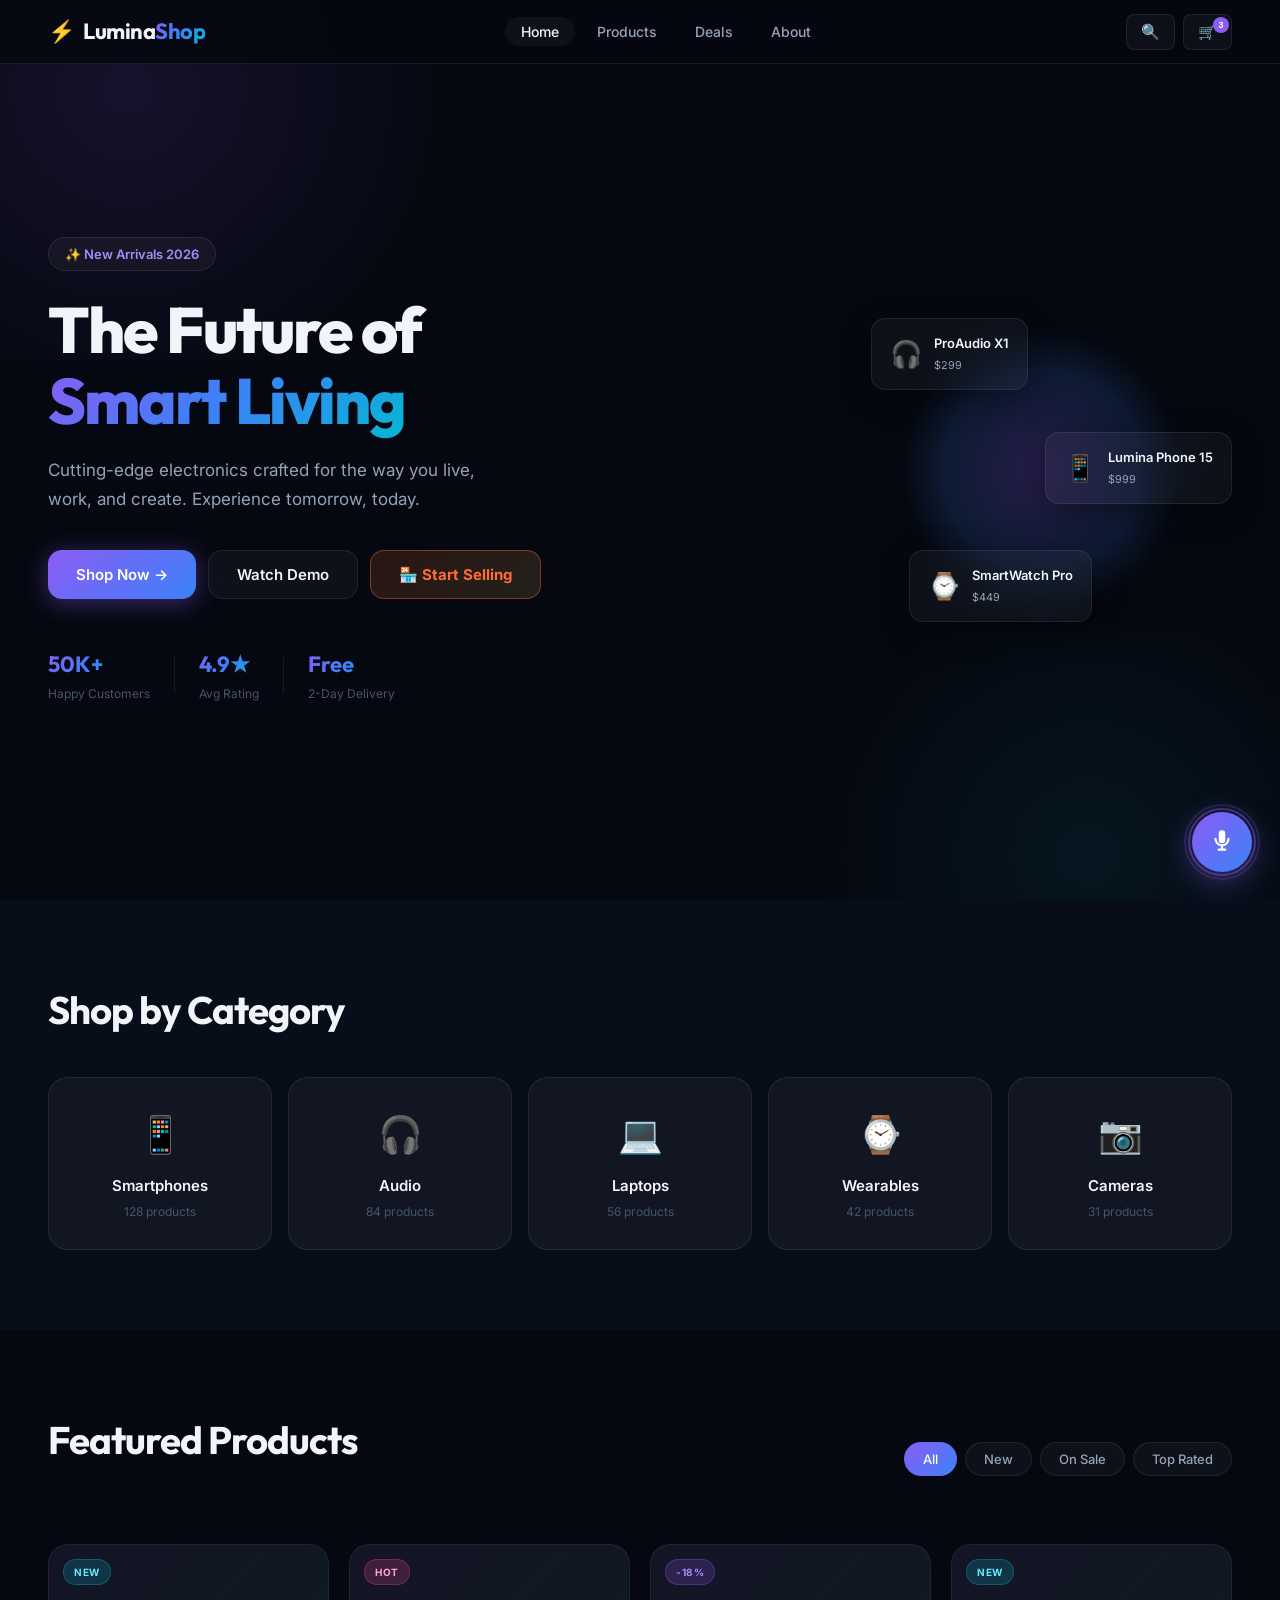
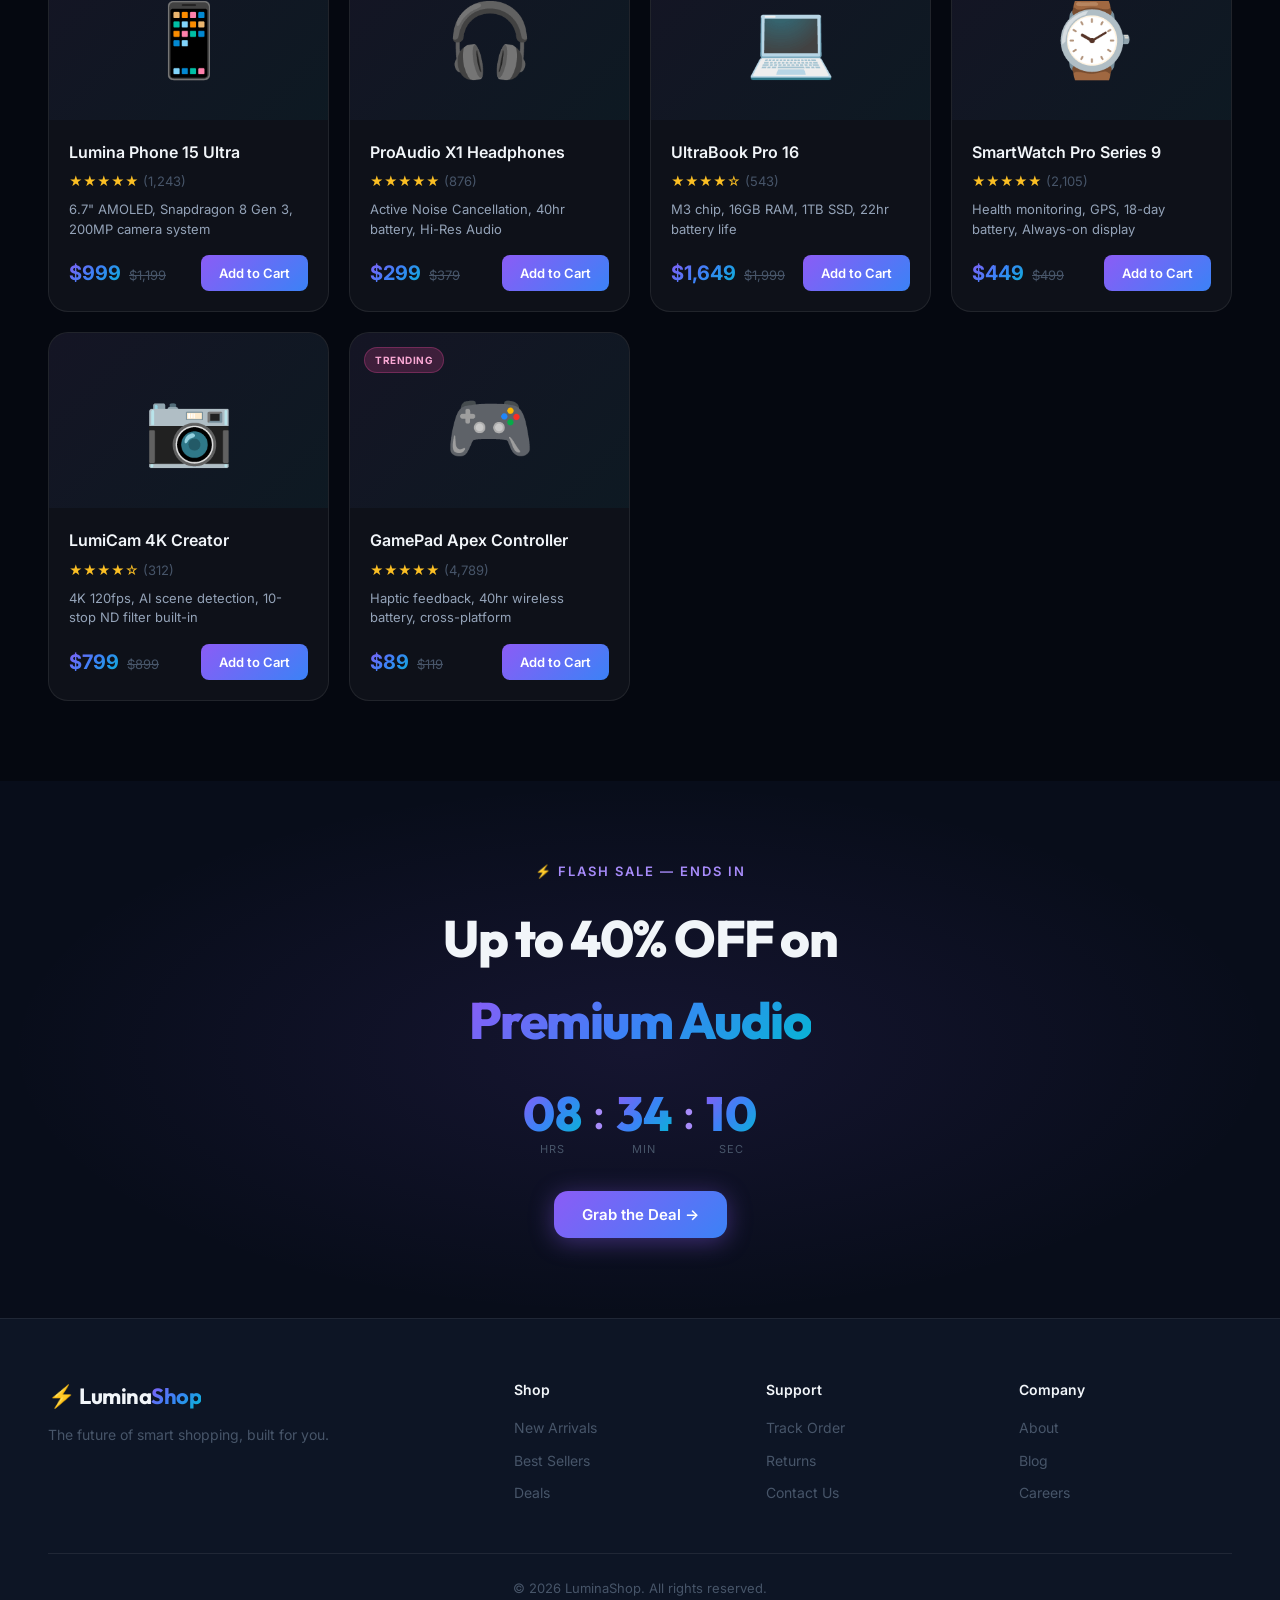
<file: voice assistent/index.html>
<!DOCTYPE html>
<html lang="en">
<head>
  <meta charset="UTF-8" />
  <meta name="viewport" content="width=device-width, initial-scale=1.0" />
  <title>Lumina Shop — Premium Electronics</title>
  <meta name="description" content="Discover the future of tech at Lumina Shop. Premium electronics, best prices, lightning-fast delivery." />
  <link rel="preconnect" href="https://fonts.googleapis.com" />
  <link rel="preconnect" href="https://fonts.gstatic.com" crossorigin />
  <link href="https://fonts.googleapis.com/css2?family=Inter:wght@300;400;500;600;700;800&family=Outfit:wght@400;600;700;800&display=swap" rel="stylesheet" />
  <link rel="stylesheet" href="style.css" />
</head>
<body>

  <!-- ── NAVBAR ── -->
  <nav class="navbar" id="navbar">
    <div class="nav-brand">
      <span class="logo-icon">⚡</span>
      <span class="logo-text">Lumina<span class="logo-accent">Shop</span></span>
    </div>
    <ul class="nav-links">
      <li><a href="#" class="nav-link active">Home</a></li>
      <li><a href="#products" class="nav-link">Products</a></li>
      <li><a href="#deals" class="nav-link">Deals</a></li>
      <li><a href="#about" class="nav-link">About</a></li>
    </ul>
    <div class="nav-actions">
      <button class="nav-btn" id="searchBtn" aria-label="Search">🔍</button>
      <button class="nav-btn" id="cartBtn" aria-label="Cart">🛒 <span class="cart-badge">3</span></button>
    </div>
  </nav>

  <!-- ── HERO ── -->
  <section class="hero" id="home">
    <div class="hero-content">
      <div class="hero-badge">✨ New Arrivals 2026</div>
      <h1 class="hero-title">The Future of<br /><span class="gradient-text">Smart Living</span></h1>
      <p class="hero-subtitle">Cutting-edge electronics crafted for the way you live, work, and create. Experience tomorrow, today.</p>
      <div class="hero-actions">
        <button class="btn-primary" id="shopNowBtn">Shop Now →</button>
        <button class="btn-secondary" id="watchDemoBtn">Watch Demo</button>
        <a href="seller.html" style="text-decoration:none">
          <button class="btn-secondary" id="startSellingBtn" style="background:linear-gradient(135deg,rgba(255,107,53,0.15),rgba(255,209,102,0.12));border-color:rgba(255,107,53,0.4);color:#FF6B35;font-weight:700">🏪 Start Selling</button>
        </a>
      </div>
      <div class="hero-stats">
        <div class="stat"><span class="stat-num">50K+</span><span class="stat-label">Happy Customers</span></div>
        <div class="stat-divider"></div>
        <div class="stat"><span class="stat-num">4.9★</span><span class="stat-label">Avg Rating</span></div>
        <div class="stat-divider"></div>
        <div class="stat"><span class="stat-num">Free</span><span class="stat-label">2-Day Delivery</span></div>
      </div>
    </div>
    <div class="hero-visual">
      <div class="hero-glow"></div>
      <div class="floating-card card-1">
        <span class="card-emoji">🎧</span>
        <span class="card-text">ProAudio X1<br/><small>$299</small></span>
      </div>
      <div class="floating-card card-2">
        <span class="card-emoji">📱</span>
        <span class="card-text">Lumina Phone 15<br/><small>$999</small></span>
      </div>
      <div class="floating-card card-3">
        <span class="card-emoji">⌚</span>
        <span class="card-text">SmartWatch Pro<br/><small>$449</small></span>
      </div>
    </div>
  </section>

  <!-- ── FEATURED CATEGORIES ── -->
  <section class="categories" id="categories">
    <h2 class="section-title">Shop by Category</h2>
    <div class="category-grid">
      <div class="category-card" id="cat-phones">
        <div class="cat-icon">📱</div>
        <h3>Smartphones</h3>
        <p>128 products</p>
      </div>
      <div class="category-card" id="cat-audio">
        <div class="cat-icon">🎧</div>
        <h3>Audio</h3>
        <p>84 products</p>
      </div>
      <div class="category-card" id="cat-laptops">
        <div class="cat-icon">💻</div>
        <h3>Laptops</h3>
        <p>56 products</p>
      </div>
      <div class="category-card" id="cat-wearables">
        <div class="cat-icon">⌚</div>
        <h3>Wearables</h3>
        <p>42 products</p>
      </div>
      <div class="category-card" id="cat-cameras">
        <div class="cat-icon">📷</div>
        <h3>Cameras</h3>
        <p>31 products</p>
      </div>
    </div>
  </section>

  <!-- ── PRODUCTS ── -->
  <section class="products" id="products">
    <div class="products-header">
      <h2 class="section-title">Featured Products</h2>
      <div class="filter-tabs">
        <button class="filter-tab active" id="tab-all">All</button>
        <button class="filter-tab" id="tab-new">New</button>
        <button class="filter-tab" id="tab-sale">On Sale</button>
        <button class="filter-tab" id="tab-top">Top Rated</button>
      </div>
    </div>
    <div class="product-grid">

      <div class="product-card" id="product-1">
        <div class="product-badge badge-new">New</div>
        <div class="product-image">📱</div>
        <div class="product-info">
          <h3 class="product-name">Lumina Phone 15 Ultra</h3>
          <div class="product-rating">★★★★★ <span>(1,243)</span></div>
          <p class="product-desc">6.7" AMOLED, Snapdragon 8 Gen 3, 200MP camera system</p>
          <div class="product-footer">
            <div class="product-price">
              <span class="price-current">$999</span>
              <span class="price-original">$1,199</span>
            </div>
            <button class="add-to-cart" id="atc-1">Add to Cart</button>
          </div>
        </div>
      </div>

      <div class="product-card" id="product-2">
        <div class="product-badge badge-hot">Hot</div>
        <div class="product-image">🎧</div>
        <div class="product-info">
          <h3 class="product-name">ProAudio X1 Headphones</h3>
          <div class="product-rating">★★★★★ <span>(876)</span></div>
          <p class="product-desc">Active Noise Cancellation, 40hr battery, Hi-Res Audio</p>
          <div class="product-footer">
            <div class="product-price">
              <span class="price-current">$299</span>
              <span class="price-original">$379</span>
            </div>
            <button class="add-to-cart" id="atc-2">Add to Cart</button>
          </div>
        </div>
      </div>

      <div class="product-card" id="product-3">
        <div class="product-badge badge-sale">-18%</div>
        <div class="product-image">💻</div>
        <div class="product-info">
          <h3 class="product-name">UltraBook Pro 16</h3>
          <div class="product-rating">★★★★☆ <span>(543)</span></div>
          <p class="product-desc">M3 chip, 16GB RAM, 1TB SSD, 22hr battery life</p>
          <div class="product-footer">
            <div class="product-price">
              <span class="price-current">$1,649</span>
              <span class="price-original">$1,999</span>
            </div>
            <button class="add-to-cart" id="atc-3">Add to Cart</button>
          </div>
        </div>
      </div>

      <div class="product-card" id="product-4">
        <div class="product-badge badge-new">New</div>
        <div class="product-image">⌚</div>
        <div class="product-info">
          <h3 class="product-name">SmartWatch Pro Series 9</h3>
          <div class="product-rating">★★★★★ <span>(2,105)</span></div>
          <p class="product-desc">Health monitoring, GPS, 18-day battery, Always-on display</p>
          <div class="product-footer">
            <div class="product-price">
              <span class="price-current">$449</span>
              <span class="price-original">$499</span>
            </div>
            <button class="add-to-cart" id="atc-4">Add to Cart</button>
          </div>
        </div>
      </div>

      <div class="product-card" id="product-5">
        <div class="product-image">📷</div>
        <div class="product-info">
          <h3 class="product-name">LumiCam 4K Creator</h3>
          <div class="product-rating">★★★★☆ <span>(312)</span></div>
          <p class="product-desc">4K 120fps, AI scene detection, 10-stop ND filter built-in</p>
          <div class="product-footer">
            <div class="product-price">
              <span class="price-current">$799</span>
              <span class="price-original">$899</span>
            </div>
            <button class="add-to-cart" id="atc-5">Add to Cart</button>
          </div>
        </div>
      </div>

      <div class="product-card" id="product-6">
        <div class="product-badge badge-hot">Trending</div>
        <div class="product-image">🎮</div>
        <div class="product-info">
          <h3 class="product-name">GamePad Apex Controller</h3>
          <div class="product-rating">★★★★★ <span>(4,789)</span></div>
          <p class="product-desc">Haptic feedback, 40hr wireless battery, cross-platform</p>
          <div class="product-footer">
            <div class="product-price">
              <span class="price-current">$89</span>
              <span class="price-original">$119</span>
            </div>
            <button class="add-to-cart" id="atc-6">Add to Cart</button>
          </div>
        </div>
      </div>

    </div>
  </section>

  <!-- ── DEALS BANNER ── -->
  <section class="deals-banner" id="deals">
    <div class="deals-content">
      <div class="deals-label">⚡ Flash Sale — Ends in</div>
      <h2>Up to 40% OFF on<br/><span class="gradient-text">Premium Audio</span></h2>
      <div class="countdown" id="countdown">
        <div class="countdown-unit"><span id="hours">08</span><small>hrs</small></div>
        <div class="countdown-sep">:</div>
        <div class="countdown-unit"><span id="minutes">34</span><small>min</small></div>
        <div class="countdown-sep">:</div>
        <div class="countdown-unit"><span id="seconds">12</span><small>sec</small></div>
      </div>
      <button class="btn-primary" id="dealBtn">Grab the Deal →</button>
    </div>
  </section>

  <!-- ── FOOTER ── -->
  <footer class="footer" id="about">
    <div class="footer-content">
      <div class="footer-brand">
        <span class="logo-icon">⚡</span>
        <span class="logo-text">Lumina<span class="logo-accent">Shop</span></span>
        <p>The future of smart shopping, built for you.</p>
      </div>
      <div class="footer-links">
        <h4>Shop</h4>
        <a href="#">New Arrivals</a>
        <a href="#">Best Sellers</a>
        <a href="#">Deals</a>
      </div>
      <div class="footer-links">
        <h4>Support</h4>
        <a href="#">Track Order</a>
        <a href="#">Returns</a>
        <a href="#">Contact Us</a>
      </div>
      <div class="footer-links">
        <h4>Company</h4>
        <a href="#">About</a>
        <a href="#">Blog</a>
        <a href="#">Careers</a>
      </div>
    </div>
    <div class="footer-bottom">
      <p>&copy; 2026 LuminaShop. All rights reserved.</p>
    </div>
  </footer>

  <!-- ══════════════════════════════════════════ -->
  <!--         AI VOICE ASSISTANT WIDGET          -->
  <!-- ══════════════════════════════════════════ -->

  <!-- Floating Trigger Button -->
  <button class="ai-trigger" id="aiTrigger" aria-label="Open AI Assistant">
    <div class="ai-trigger-icon" id="aiTriggerIcon">
      <svg width="26" height="26" viewBox="0 0 24 24" fill="none" xmlns="http://www.w3.org/2000/svg">
        <path d="M12 2a3 3 0 0 1 3 3v6a3 3 0 0 1-6 0V5a3 3 0 0 1 3-3z" fill="currentColor"/>
        <path d="M19 10a1 1 0 0 0-2 0 5 5 0 0 1-10 0 1 1 0 0 0-2 0 7 7 0 0 0 6 6.92V19H9a1 1 0 0 0 0 2h6a1 1 0 0 0 0-2h-2v-2.08A7 7 0 0 0 19 10z" fill="currentColor"/>
      </svg>
    </div>
    <div class="ai-trigger-ring"></div>
    <div class="ai-trigger-pulse"></div>
  </button>

  <!-- Chat Panel -->
  <div class="ai-panel" id="aiPanel">
    <!-- Panel Header -->
    <div class="ai-panel-header">
      <div class="ai-avatar">
        <div class="avatar-orb"></div>
        <span class="avatar-icon">🤖</span>
      </div>
      <div class="ai-info">
        <h3>Lumina AI</h3>
        <span class="ai-status" id="aiStatus">
          <span class="status-dot"></span> Online
        </span>
      </div>
      <div class="ai-header-actions">
        <button class="header-btn" id="clearChatBtn" aria-label="Clear chat" title="Clear chat">🗑️</button>
        <button class="header-btn" id="closePanelBtn" aria-label="Close">✕</button>
      </div>
    </div>

    <!-- Messages Area -->
    <div class="ai-messages" id="aiMessages">
      <div class="message ai-message" id="welcomeMessage">
        <div class="message-bubble">
          <p>👋 Hi! I'm <strong>Lumina AI</strong> — your smart website analyst.</p>
          <p style="margin-top:8px">I can help you improve this page's UX, products, conversions, and more.</p>
          <div class="quick-actions" id="quickActions">
            <button class="quick-btn" data-query="Analyze this page and give me UX improvement suggestions">🔍 Analyze Page</button>
            <button class="quick-btn" data-query="What product improvements would increase conversions?">🚀 Boost Conversions</button>
            <button class="quick-btn" data-query="What are the top 3 UX issues on this page?">⚠️ Find UX Issues</button>
            <button class="quick-btn" data-query="How can I improve the navigation on this website?">🧭 Fix Navigation</button>
          </div>
        </div>
        <span class="message-time">just now</span>
      </div>
    </div>

    <!-- Voice Visualizer -->
    <div class="voice-visualizer" id="voiceVisualizer">
      <div class="wave-bar"></div>
      <div class="wave-bar"></div>
      <div class="wave-bar"></div>
      <div class="wave-bar"></div>
      <div class="wave-bar"></div>
      <div class="wave-bar"></div>
      <div class="wave-bar"></div>
      <span class="listening-text">Listening…</span>
    </div>

    <!-- Input Area -->
    <div class="ai-input-area">
      <div class="input-wrapper">
        <textarea
          id="aiInput"
          placeholder="Ask me anything about this page…"
          rows="1"
          aria-label="Chat input"
        ></textarea>
        <button class="send-btn" id="sendBtn" aria-label="Send message">
          <svg width="18" height="18" viewBox="0 0 24 24" fill="currentColor">
            <path d="M2.01 21L23 12 2.01 3 2 10l15 2-15 2z"/>
          </svg>
        </button>
      </div>
      <div class="input-controls">
        <button class="mic-btn" id="micBtn" aria-label="Voice input">
          <svg width="16" height="16" viewBox="0 0 24 24" fill="currentColor">
            <path d="M12 2a3 3 0 0 1 3 3v6a3 3 0 0 1-6 0V5a3 3 0 0 1 3-3z"/>
            <path d="M19 10a1 1 0 0 0-2 0 5 5 0 0 1-10 0 1 1 0 0 0-2 0 7 7 0 0 0 6 6.92V19H9a1 1 0 0 0 0 2h6a1 1 0 0 0 0-2h-2v-2.08A7 7 0 0 0 19 10z"/>
          </svg>
          <span>Speak</span>
        </button>
        <span class="input-hint">Powered by Gemma 3 · NVIDIA</span>
      </div>
    </div>
  </div>

  <script src="app.js"></script>
</body>
</html>
</file>
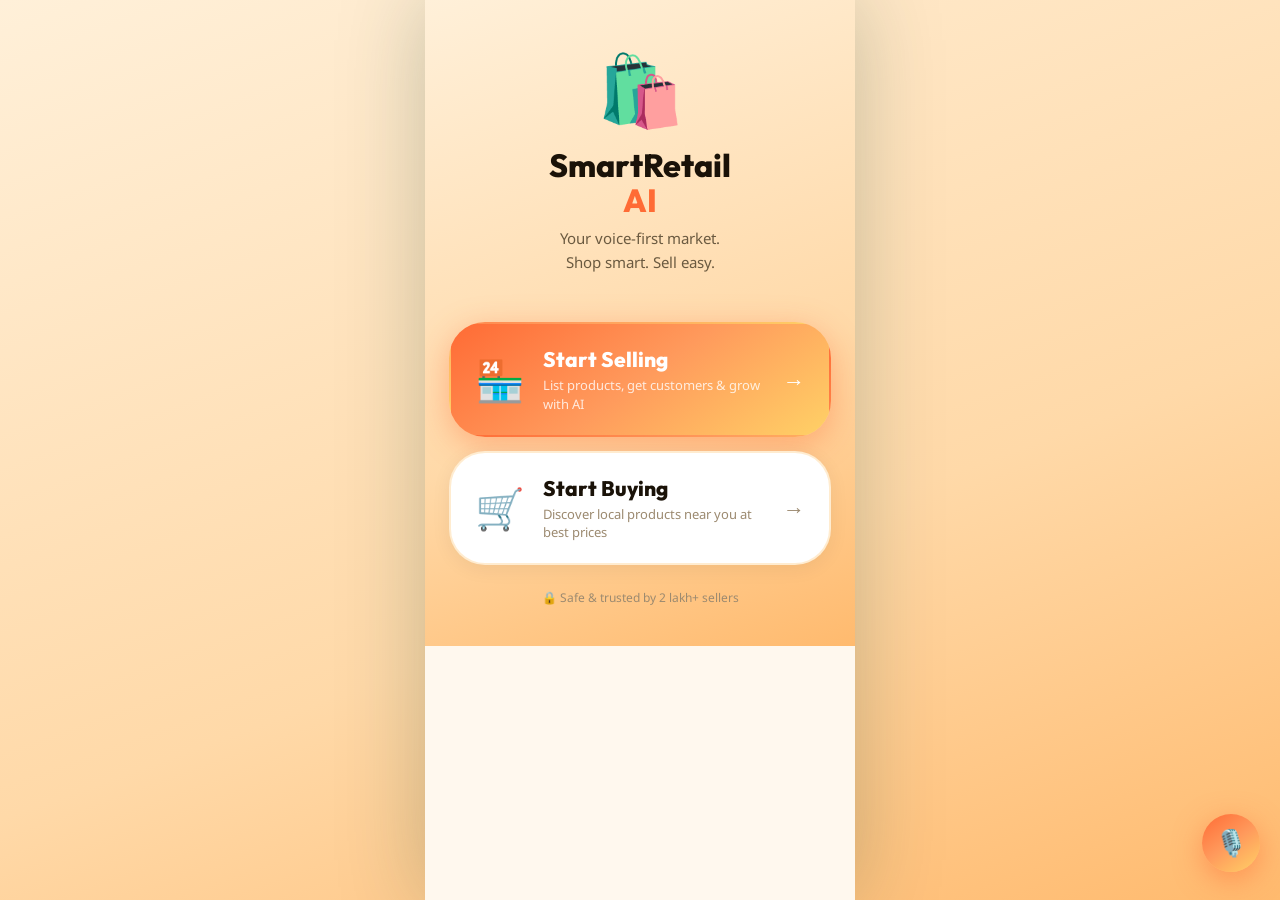
<file: voice assistent/seller.html>
<!DOCTYPE html>
<html lang="en">
<head>
  <meta charset="UTF-8" />
  <meta name="viewport" content="width=device-width, initial-scale=1.0, maximum-scale=1.0" />
  <title>SmartRetail — Sell with AI</title>
  <meta name="description" content="Start selling in minutes with AI assistance. Voice-first smart retail for local entrepreneurs." />
  <link rel="stylesheet" href="seller.css" />
</head>
<body>

<div id="app">

  <!-- ═══════════════════════════════════════════════════ -->
  <!--  SCREEN 1 — SPLASH / BUY OR SELL                  -->
  <!-- ═══════════════════════════════════════════════════ -->
  <div class="screen active" id="screen-splash">
    <div class="splash-logo">🛍️</div>
    <h1 class="splash-title">SmartRetail<br/><span style="color:var(--saffron)">AI</span></h1>
    <p class="splash-sub">Your voice-first market.<br/>Shop smart. Sell easy.</p>
    <div class="splash-cards">
      <div class="splash-card sell" id="btn-go-sell" role="button" tabindex="0">
        <span class="splash-card-icon">🏪</span>
        <div class="splash-card-body">
          <div class="splash-card-title">Start Selling</div>
          <div class="splash-card-desc">List products, get customers &amp; grow with AI</div>
        </div>
        <span class="splash-card-arrow">→</span>
      </div>
      <div class="splash-card buy" id="btn-go-buy" role="button" tabindex="0">
        <span class="splash-card-icon">🛒</span>
        <div class="splash-card-body">
          <div class="splash-card-title">Start Buying</div>
          <div class="splash-card-desc">Discover local products near you at best prices</div>
        </div>
        <span class="splash-card-arrow" style="color:var(--text-muted)">→</span>
      </div>
    </div>
    <p style="margin-top:24px;font-size:12px;color:var(--text-muted)">🔒 Safe &amp; trusted by 2 lakh+ sellers</p>
  </div>

  <!-- ═══════════════════════════════════════════════════ -->
  <!--  SCREEN 2 — LANGUAGE SELECTION                    -->
  <!-- ═══════════════════════════════════════════════════ -->
  <div class="screen" id="screen-language">
    <div class="top-bar">
      <button class="back-btn" data-back="screen-splash">←</button>
      <span class="top-bar-title">Choose Language</span>
      <span class="top-bar-step">Step 1 of 11</span>
    </div>
    <div class="progress-bar-wrap"><div class="progress-bar-fill" style="width:9%"></div></div>
    <div class="screen-body">
      <div class="screen-icon">🌐</div>
      <h2 class="screen-title">अपनी भाषा चुनें</h2>
      <p class="screen-subtitle">Choose your language to continue<br/>in a way that feels comfortable</p>

      <div class="voice-ribbon">
        <span class="voice-ribbon-icon">🎙️</span>
        <span class="voice-ribbon-text">Say your language name aloud</span>
        <button class="voice-ribbon-btn" id="btn-lang-voice">Speak</button>
      </div>

      <div class="select-grid cols-3" id="lang-grid">
        <div class="lang-tile selected" data-lang="en"><span class="lang-script">A</span><span class="lang-name">English</span></div>
        <div class="lang-tile" data-lang="hi"><span class="lang-script">हिं</span><span class="lang-name">Hindi</span></div>
        <div class="lang-tile" data-lang="ta"><span class="lang-script">த</span><span class="lang-name">Tamil</span></div>
        <div class="lang-tile" data-lang="te"><span class="lang-script">తె</span><span class="lang-name">Telugu</span></div>
        <div class="lang-tile" data-lang="kn"><span class="lang-script">ಕ</span><span class="lang-name">Kannada</span></div>
        <div class="lang-tile" data-lang="mr"><span class="lang-script">म</span><span class="lang-name">Marathi</span></div>
        <div class="lang-tile" data-lang="gu"><span class="lang-script">ગ</span><span class="lang-name">Gujarati</span></div>
        <div class="lang-tile" data-lang="bn"><span class="lang-script">বা</span><span class="lang-name">Bengali</span></div>
        <div class="lang-tile" data-lang="pa"><span class="lang-script">ਪੰ</span><span class="lang-name">Punjabi</span></div>
      </div>

      <div class="ai-nudge">
        <span class="ai-nudge-icon">🤖</span>
        <span>The entire app — including voice commands — will work in your chosen language. <strong>AI will guide you every step!</strong></span>
      </div>

      <button class="btn-primary" data-next="screen-signup">Continue →</button>
    </div>
  </div>

  <!-- ═══════════════════════════════════════════════════ -->
  <!--  SCREEN 3 — SIGN-UP                               -->
  <!-- ═══════════════════════════════════════════════════ -->
  <div class="screen" id="screen-signup">
    <div class="top-bar">
      <button class="back-btn" data-back="screen-language">←</button>
      <span class="top-bar-title">Create Account</span>
      <span class="top-bar-step">Step 2 of 11</span>
    </div>
    <div class="progress-bar-wrap"><div class="progress-bar-fill" style="width:18%"></div></div>
    <div class="screen-body">
      <div class="screen-icon">📱</div>
      <h2 class="screen-title">Sign Up Free</h2>
      <p class="screen-subtitle">No email needed. Just your phone number!</p>

      <div class="tab-row">
        <button class="tab-btn active" id="tab-phone">📱 Phone</button>
        <button class="tab-btn" id="tab-google">🔵 Google</button>
      </div>

      <div id="phone-section">
        <div class="input-group">
          <span class="input-label">Your Mobile Number</span>
          <div class="input-row">
            <select class="input-field" style="width:90px;flex:0 0 90px">
              <option>🇮🇳 +91</option>
              <option>🇧🇩 +880</option>
              <option>🇵🇰 +92</option>
              <option>🇳🇵 +977</option>
            </select>
            <input class="input-field" type="tel" id="phone-input" placeholder="9876543210" maxlength="10" />
          </div>
        </div>
        <button class="btn-primary" id="btn-send-otp">📲 Send OTP</button>
      </div>

      <div id="otp-section" style="display:none;flex-direction:column;gap:14px">
        <p style="text-align:center;font-size:14px;color:var(--text-mid)">Enter the 4-digit OTP sent to <strong id="otp-number"></strong></p>
        <div class="otp-row">
          <input class="otp-box" type="number" maxlength="1" id="otp1" />
          <input class="otp-box" type="number" maxlength="1" id="otp2" />
          <input class="otp-box" type="number" maxlength="1" id="otp3" />
          <input class="otp-box" type="number" maxlength="1" id="otp4" />
        </div>
        <p style="text-align:center;font-size:13px;color:var(--text-muted)">Resend OTP in <span id="otp-timer" style="color:var(--saffron);font-weight:700">30s</span></p>
        <button class="btn-primary" data-next="screen-seller-type">✅ Verify &amp; Continue</button>
      </div>

      <div class="divider"><div class="divider-line"></div><span class="divider-text">OR</span><div class="divider-line"></div></div>

      <button class="btn-secondary" id="btn-google-login" data-next="screen-seller-type">
        <span style="font-size:20px">🔵</span> Continue with Google
      </button>

      <div class="ai-nudge">
        <span class="ai-nudge-icon">🔒</span>
        <span><strong>Your data is safe.</strong> We never share your number. OTP expires in 5 minutes.</span>
      </div>
    </div>
  </div>

  <!-- ═══════════════════════════════════════════════════ -->
  <!--  SCREEN 4 — SELLER TYPE                           -->
  <!-- ═══════════════════════════════════════════════════ -->
  <div class="screen" id="screen-seller-type">
    <div class="top-bar">
      <button class="back-btn" data-back="screen-signup">←</button>
      <span class="top-bar-title">Who Are You?</span>
      <span class="top-bar-step">Step 3 of 11</span>
    </div>
    <div class="progress-bar-wrap"><div class="progress-bar-fill" style="width:27%"></div></div>
    <div class="screen-body">
      <div class="screen-icon">👤</div>
      <h2 class="screen-title">What kind of seller are you?</h2>
      <p class="screen-subtitle">AI will help you set up the right way based on your business type</p>

      <div class="select-grid cols-2" id="seller-type-grid">
        <div class="select-card" data-type="local-shop">
          <span class="select-icon">🏪</span>
          <span class="select-label">Local Shop Owner</span>
          <span class="select-sub">Grocery, Clothing, Hardware etc.</span>
        </div>
        <div class="select-card" data-type="home-business">
          <span class="select-icon">🏠</span>
          <span class="select-label">Home Business</span>
          <span class="select-sub">Tiffin, Pickles, Stitching etc.</span>
        </div>
        <div class="select-card" data-type="artisan">
          <span class="select-icon">🎨</span>
          <span class="select-label">Handmade Artisan</span>
          <span class="select-sub">Craft, Pottery, Jewellery etc.</span>
        </div>
        <div class="select-card" data-type="small-retailer">
          <span class="select-icon">📦</span>
          <span class="select-label">Small Retailer</span>
          <span class="select-sub">Wholesale, Reselling etc.</span>
        </div>
      </div>

      <div class="ai-nudge">
        <span class="ai-nudge-icon">✨</span>
        <span><strong>AI picks the best template</strong> for your shop based on what you select — including product categories and pricing suggestions!</span>
      </div>

      <button class="btn-primary" data-next="screen-shop-setup">Next →</button>
    </div>
  </div>

  <!-- ═══════════════════════════════════════════════════ -->
  <!--  SCREEN 5 — SHOP SETUP                            -->
  <!-- ═══════════════════════════════════════════════════ -->
  <div class="screen" id="screen-shop-setup">
    <div class="top-bar">
      <button class="back-btn" data-back="screen-seller-type">←</button>
      <span class="top-bar-title">Set Up Your Shop</span>
      <span class="top-bar-step">Step 4 of 11</span>
    </div>
    <div class="progress-bar-wrap"><div class="progress-bar-fill" style="width:36%"></div></div>
    <div class="screen-body">
      <div class="screen-icon">🏗️</div>
      <h2 class="screen-title">Let's build your shop!</h2>
      <p class="screen-subtitle">Only 3 simple details needed. AI fills the rest!</p>

      <div class="input-group">
        <span class="input-label">Shop Name 🏪</span>
        <div class="input-row">
          <input class="input-field" type="text" id="shop-name" placeholder="e.g. Meena's Tiffin" />
          <button class="voice-ribbon-btn" id="btn-shopname-voice" style="padding:0 14px;border-radius:var(--r)">🎙️</button>
        </div>
      </div>

      <div class="input-group">
        <span class="input-label">Location 📍</span>
        <div class="location-row" id="detect-location">
          <span class="location-icon">📍</span>
          <div style="flex:1">
            <div class="location-text" id="location-text">Tap to detect automatically</div>
            <div class="location-sub">AI will find nearby customers for you</div>
          </div>
          <span class="location-detect">Auto-detect</span>
        </div>
      </div>

      <div class="input-group">
        <span class="input-label">Product Category 🗂️</span>
        <select class="input-field" id="shop-category">
          <option value="">Select Category...</option>
          <option>🥗 Food &amp; Homemade</option>
          <option>👗 Clothing &amp; Fashion</option>
          <option>🎨 Handicraft &amp; Art</option>
          <option>🛒 Grocery &amp; Daily Needs</option>
          <option>💍 Jewellery &amp; Accessories</option>
          <option>🧴 Beauty &amp; Wellness</option>
          <option>📚 Books &amp; Stationery</option>
          <option>⚙️ Hardware &amp; Tools</option>
          <option>🌱 Plants &amp; Nursery</option>
          <option>📦 General &amp; Mixed</option>
        </select>
      </div>

      <div class="ai-nudge">
        <span class="ai-nudge-icon">🤖</span>
        <span>AI detected you are near <strong>Koramangala, Bengaluru</strong>. Your shop will be visible to <strong>2,340 nearby buyers!</strong></span>
      </div>

      <button class="btn-primary" data-next="screen-dashboard">🚀 Launch My Shop!</button>
    </div>
  </div>

  <!-- ═══════════════════════════════════════════════════ -->
  <!--  SCREEN 6 — SELLER DASHBOARD                      -->
  <!-- ═══════════════════════════════════════════════════ -->
  <div class="screen" id="screen-dashboard">
    <div class="top-bar">
      <span class="top-bar-title" style="font-size:20px">👋 Welcome, Meena!</span>
      <div style="display:flex;align-items:center;gap:8px">
        <span style="font-size:13px;color:var(--saffron-dark);font-weight:700;background:rgba(255,107,53,0.1);padding:4px 10px;border-radius:999px">🟢 LIVE</span>
      </div>
    </div>
    <div class="screen-body" style="gap:18px">

      <div class="stat-row">
        <div class="stat-chip">
          <div class="stat-chip-val">12</div>
          <div class="stat-chip-label">Products</div>
        </div>
        <div class="stat-chip">
          <div class="stat-chip-val">₹4.2K</div>
          <div class="stat-chip-label">Today's Sales</div>
        </div>
        <div class="stat-chip">
          <div class="stat-chip-val">8</div>
          <div class="stat-chip-label">Orders</div>
        </div>
      </div>

      <div class="ai-nudge">
        <span class="ai-nudge-icon">💡</span>
        <span><strong>AI Tip:</strong> Idli is trending near you today! Add it to your menu to get 3x more orders. 🔥</span>
      </div>

      <div class="dashboard-grid">
        <div class="dash-tile highlight" id="btn-dash-add" data-next="screen-add-product">
          <span class="dash-tile-icon">➕</span>
          <span class="dash-tile-label">Add Product</span>
          <span class="dash-tile-sub">List a new item</span>
        </div>
        <div class="dash-tile" id="btn-dash-demand" data-next="screen-demand">
          <span class="dash-tile-icon">📊</span>
          <span class="dash-tile-label">Customer Demand</span>
          <span class="dash-tile-sub">What buyers want</span>
        </div>
        <div class="dash-tile" id="btn-dash-messages" data-next="screen-messages">
          <span class="dash-tile-icon">💬</span>
          <span class="dash-tile-label">Messages</span>
          <span class="dash-tile-sub" id="msg-badge">3 new</span>
        </div>
        <div class="dash-tile" id="btn-dash-tips" data-next="screen-tips">
          <span class="dash-tile-icon">🤖</span>
          <span class="dash-tile-label">AI Tips</span>
          <span class="dash-tile-sub">Grow faster</span>
        </div>
      </div>

      <button class="btn-secondary" style="margin-top:4px" data-next="screen-demand">📈 View Trends in My Area</button>
    </div>
  </div>

  <!-- ═══════════════════════════════════════════════════ -->
  <!--  SCREEN 7 — ADD PRODUCT                           -->
  <!-- ═══════════════════════════════════════════════════ -->
  <div class="screen" id="screen-add-product">
    <div class="top-bar">
      <button class="back-btn" data-back="screen-dashboard">←</button>
      <span class="top-bar-title">Add Product</span>
      <span class="top-bar-step">Step 6 of 11</span>
    </div>
    <div class="progress-bar-wrap"><div class="progress-bar-fill" style="width:54%"></div></div>
    <div class="screen-body">
      <div class="screen-icon">📸</div>
      <h2 class="screen-title">Show your product</h2>
      <p class="screen-subtitle">Take a photo or describe it with your voice — AI does the rest!</p>

      <div class="tab-row">
        <button class="tab-btn active" id="add-tab-photo">📷 Photo</button>
        <button class="tab-btn" id="add-tab-voice">🎙️ Voice</button>
        <button class="tab-btn" id="add-tab-manual">✏️ Type</button>
      </div>

      <!-- Photo Tab -->
      <div id="panel-photo">
        <div class="photo-upload" id="photo-upload-area">
          <span class="photo-upload-icon">📷</span>
          <span class="photo-upload-text">Tap to take a photo<br/>or pick from gallery</span>
          <span class="photo-upload-sub">AI will identify your product instantly!</span>
          <input type="file" accept="image/*" capture="environment" id="product-photo" style="display:none" />
        </div>
        <div class="ai-nudge" style="margin-top:0">
          <span class="ai-nudge-icon">🤖</span>
          <span>Just one clear photo is enough. <strong>AI will automatically name your product, suggest a category and recommend a price!</strong></span>
        </div>
      </div>

      <!-- Voice Tab -->
      <div id="panel-voice" style="display:none">
        <div style="display:flex;flex-direction:column;align-items:center;gap:16px;padding:20px 0">
          <button class="mic-big" id="btn-voice-describe">🎙️</button>
          <p class="mic-label" id="voice-desc-label">Tap &amp; describe your product<br/>in your language</p>
          <div id="voice-transcript" style="background:var(--cream2);border-radius:var(--r);padding:14px;font-size:14px;color:var(--text-body);width:100%;min-height:60px;font-style:italic;display:none"></div>
        </div>
      </div>

      <!-- Manual Tab -->
      <div id="panel-manual" style="display:none">
        <div class="input-group">
          <span class="input-label">Product Name</span>
          <input class="input-field" type="text" placeholder="e.g. Homemade Mango Pickle" />
        </div>
        <div class="input-group" style="margin-top:12px">
          <span class="input-label">Description</span>
          <textarea class="input-field" rows="3" placeholder="Describe your product..."></textarea>
        </div>
      </div>

      <button class="btn-primary" id="btn-analyze-product" data-next="screen-ai-identify">🤖 Analyze with AI →</button>
    </div>
  </div>

  <!-- ═══════════════════════════════════════════════════ -->
  <!--  SCREEN 8 — AI PRODUCT IDENTIFICATION             -->
  <!-- ═══════════════════════════════════════════════════ -->
  <div class="screen" id="screen-ai-identify">
    <div class="top-bar">
      <button class="back-btn" data-back="screen-add-product">←</button>
      <span class="top-bar-title">AI Identified!</span>
      <span class="top-bar-step">Step 7 of 11</span>
    </div>
    <div class="progress-bar-wrap"><div class="progress-bar-fill" style="width:63%"></div></div>
    <div class="screen-body">
      <div class="screen-icon">🤖</div>
      <h2 class="screen-title">AI filled this for you!</h2>
      <p class="screen-subtitle">Review and edit if needed, then confirm</p>

      <div class="ai-suggestion-card">
        <div class="ai-suggestion-header">
          <span>✨</span> AI Suggestion — 96% Confidence
        </div>

        <div class="ai-field">
          <span class="ai-field-label">PRODUCT NAME</span>
          <div class="ai-field-value">
            <input style="border:none;outline:none;font-size:15px;font-weight:600;flex:1;font-family:var(--font);color:var(--text-dark);background:transparent" value="Homemade Mango Pickle (Aam ka Achar)" id="ai-prod-name" />
            <span class="edit-inline">Edit</span>
          </div>
        </div>

        <div class="ai-field">
          <span class="ai-field-label">CATEGORY</span>
          <div class="ai-field-value">
            🥗 Food &amp; Homemade <span class="edit-inline">Change</span>
          </div>
        </div>

        <div class="ai-field">
          <span class="ai-field-label">DESCRIPTION</span>
          <div class="ai-field-value" style="flex-direction:column;align-items:flex-start;gap:6px">
            <span>Traditional Indian mango pickle made with fresh raw mangoes, mustard oil &amp; home spices. No preservatives.</span>
            <span class="edit-inline">Edit</span>
          </div>
        </div>

        <div class="ai-field">
          <span class="ai-field-label">SUGGESTED PRICE (₹)</span>
          <div class="ai-field-value">
            <input style="border:none;outline:none;font-size:20px;font-weight:800;width:80px;font-family:var(--font-display);color:var(--saffron-dark);background:transparent" value="120" id="ai-prod-price" type="number" />
            <span style="color:var(--text-muted);font-size:13px">per 250g</span>
          </div>
        </div>

        <div class="ai-field">
          <span class="ai-field-label">QUANTITY AVAILABLE</span>
          <div class="ai-field-value">
            <input style="border:none;outline:none;font-size:18px;font-weight:700;width:60px;font-family:var(--font-display);color:var(--text-dark);background:transparent" value="25" id="ai-prod-qty" type="number" />
            <span style="color:var(--text-muted);font-size:13px">units</span>
          </div>
        </div>
      </div>

      <div class="ai-nudge">
        <span class="ai-nudge-icon">💡</span>
        <span>AI compared <strong>47 similar products</strong> in your area and set a competitive price for you.</span>
      </div>

      <button class="btn-primary btn-green" data-next="screen-pricing">✅ Confirm &amp; Set Price →</button>
      <button class="btn-secondary" data-back="screen-add-product" style="margin-top:0">↩ Re-take Photo</button>
    </div>
  </div>

  <!-- ═══════════════════════════════════════════════════ -->
  <!--  SCREEN 9 — AI PRICING GUIDANCE                   -->
  <!-- ═══════════════════════════════════════════════════ -->
  <div class="screen" id="screen-pricing">
    <div class="top-bar">
      <button class="back-btn" data-back="screen-ai-identify">←</button>
      <span class="top-bar-title">Smart Pricing</span>
      <span class="top-bar-step">Step 8 of 11</span>
    </div>
    <div class="progress-bar-wrap"><div class="progress-bar-fill" style="width:72%"></div></div>
    <div class="screen-body">
      <div class="screen-icon">💰</div>
      <h2 class="screen-title">What others charge nearby</h2>
      <p class="screen-subtitle">AI scanned 12 sellers within 5km of your location</p>

      <div class="card">
        <div class="price-row">
          <span class="price-shop">🏪 Sharma Kirana Store</span>
          <span class="price-tag high">₹150</span>
        </div>
        <div class="price-row">
          <span class="price-shop">🏠 Sunita Home Foods</span>
          <span class="price-tag mid">₹130</span>
        </div>
        <div class="price-row">
          <span class="price-shop">🎨 Priya Artisanal Pickles</span>
          <span class="price-tag mid">₹125</span>
        </div>
        <div class="price-row">
          <span class="price-shop">📦 Quick Bazaar</span>
          <span class="price-tag low">₹95</span>
        </div>
        <div class="price-row">
          <span class="price-shop">🛒 Local Mandi</span>
          <span class="price-tag low">₹90</span>
        </div>
      </div>

      <div class="optimal-price-box">
        <div class="optimal-price-label">🤖 AI Optimal Price for You</div>
        <div class="optimal-price-value">₹120</div>
        <div class="optimal-price-reason">This price is 20% below average and will attract more first-time buyers while keeping your profit healthy</div>
      </div>

      <div class="input-group">
        <span class="input-label">Your Final Price (₹) — Edit if you want</span>
        <input class="input-field" type="number" value="120" id="final-price" style="font-size:22px;font-weight:700;text-align:center" />
      </div>

      <button class="btn-primary btn-green" data-next="screen-live">🟢 Go Live Now! →</button>
    </div>
  </div>

  <!-- ═══════════════════════════════════════════════════ -->
  <!--  SCREEN 10 — PRODUCT LIVE CONFIRMATION            -->
  <!-- ═══════════════════════════════════════════════════ -->
  <div class="screen" id="screen-live">
    <div class="top-bar">
      <button class="back-btn" data-back="screen-pricing">←</button>
      <span class="top-bar-title">Your Product is Live!</span>
      <span class="top-bar-step">Step 9 of 11</span>
    </div>
    <div class="progress-bar-wrap"><div class="progress-bar-fill" style="width:81%"></div></div>
    <div class="screen-body" style="align-items:center;text-align:center">
      <div style="width:100%">
        <div class="live-confirm-card">
          <div class="live-anim">🎉</div>
          <div class="live-headline">Product is Live!</div>
          <div class="live-sub" style="color:var(--green-light)">Nearby customers can now see &amp; order from you</div>
          <div style="margin-top:10px"><span class="live-badge"><span class="live-dot"></span> LIVE NOW</span></div>
        </div>

        <div class="card" style="margin-top:16px;text-align:center">
          <div class="customer-counter" id="customer-counter">2,340</div>
          <div class="counter-label">Customers within 3km can see your product</div>
        </div>

        <div class="card" style="margin-top:14px;text-align:left">
          <div class="section-label" style="margin-bottom:12px">📦 Your Product Summary</div>
          <div class="price-row">
            <span class="price-shop">Product</span>
            <span style="font-weight:600">Mango Pickle</span>
          </div>
          <div class="price-row">
            <span class="price-shop">Price</span>
            <span class="price-tag mid">₹120 / 250g</span>
          </div>
          <div class="price-row">
            <span class="price-shop">Qty Listed</span>
            <span style="font-weight:600">25 units</span>
          </div>
          <div class="price-row">
            <span class="price-shop">Visible to</span>
            <span style="font-weight:600;color:var(--green-mid)">2,340 customers</span>
          </div>
        </div>

        <button class="btn-primary" style="margin-top:16px" data-next="screen-dashboard">🏪 Back to Dashboard</button>
        <button class="btn-secondary" style="margin-top:10px" data-next="screen-add-product">➕ Add Another Product</button>
      </div>
    </div>
  </div>

  <!-- ═══════════════════════════════════════════════════ -->
  <!--  SCREEN 11 — CUSTOMER DEMAND ALERTS               -->
  <!-- ═══════════════════════════════════════════════════ -->
  <div class="screen" id="screen-demand">
    <div class="top-bar">
      <button class="back-btn" data-back="screen-dashboard">←</button>
      <span class="top-bar-title">Customer Demand</span>
      <span class="top-bar-step">Step 10 of 11</span>
    </div>
    <div class="progress-bar-wrap"><div class="progress-bar-fill" style="width:90%"></div></div>
    <div class="screen-body">
      <div class="screen-icon">📊</div>
      <h2 class="screen-title">What buyers want near you</h2>
      <p class="screen-subtitle">Updated every hour • 5km radius from your shop</p>

      <div class="ai-nudge">
        <span class="ai-nudge-icon">🔥</span>
        <span><strong>3 trending items</strong> that you can sell profitably right now in your area!</span>
      </div>

      <div style="display:flex;flex-direction:column;gap:12px">
        <div class="demand-card">
          <span class="demand-emoji">🥗</span>
          <div class="demand-info">
            <div class="demand-title">Homemade Tiffin</div>
            <div class="demand-sub">248 searches in last 24 hours</div>
          </div>
          <span class="demand-badge hot">🔥 Very Hot</span>
        </div>
        <div class="demand-card">
          <span class="demand-emoji">🥭</span>
          <div class="demand-info">
            <div class="demand-title">Fresh Mango Products</div>
            <div class="demand-sub">187 searches • You sell this! ✅</div>
          </div>
          <span class="demand-badge">🚀 Trending</span>
        </div>
        <div class="demand-card">
          <span class="demand-emoji">🌿</span>
          <div class="demand-info">
            <div class="demand-title">Organic Spice Mixes</div>
            <div class="demand-sub">112 searches near you</div>
          </div>
          <span class="demand-badge">📈 Rising</span>
        </div>
        <div class="demand-card">
          <span class="demand-emoji">🧁</span>
          <div class="demand-info">
            <div class="demand-title">Fresh Bakery Items</div>
            <div class="demand-sub">98 searches near you</div>
          </div>
          <span class="demand-badge">⭐ Popular</span>
        </div>
        <div class="demand-card">
          <span class="demand-emoji">🛍️</span>
          <div class="demand-info">
            <div class="demand-title">Handmade Gift Hampers</div>
            <div class="demand-sub">76 searches • Festival season</div>
          </div>
          <span class="demand-badge">🎁 Seasonal</span>
        </div>
      </div>

      <button class="btn-primary" data-next="screen-add-product">➕ List a Trending Product →</button>
      <button class="btn-secondary" data-next="screen-dashboard" style="margin-top:0">← Back to Dashboard</button>
    </div>
  </div>

  <!-- ═══════════════════════════════════════════════════ -->
  <!--  SCREEN 12 — CUSTOMER MESSAGES                    -->
  <!-- ═══════════════════════════════════════════════════ -->
  <div class="screen" id="screen-messages">
    <div class="top-bar">
      <button class="back-btn" data-back="screen-dashboard">←</button>
      <span class="top-bar-title">Customer Messages</span>
      <span class="top-bar-step">Step 11 of 11</span>
    </div>
    <div class="progress-bar-wrap"><div class="progress-bar-fill" style="width:100%"></div></div>
    <div class="screen-body">
      <div class="chat-messages">

        <p class="section-label" style="text-align:center">Today, 10:32 AM</p>

        <div class="chat-bubble-row">
          <div class="chat-avatar">👩</div>
          <div>
            <div class="chat-bubble them">Namaste! Is the mango pickle available? I need 2 bottles for gifting 🎁</div>
            <div class="chat-time">10:32 AM</div>
          </div>
        </div>

        <div class="chat-bubble-row me">
          <div>
            <div class="chat-bubble me">Namaste! Yes, it's available 😊 I have 25 units. ₹120 per bottle (250g). Freshly made this week!</div>
            <div class="chat-time" style="text-align:right">10:34 AM</div>
          </div>
          <div class="chat-avatar">🏪</div>
        </div>

        <div class="chat-bubble-row">
          <div class="chat-avatar">👩</div>
          <div>
            <div class="chat-bubble them">Wonderful! Can you deliver near Koramangala 5th Block?</div>
            <div class="chat-time">10:35 AM</div>
          </div>
        </div>

        <div class="chat-bubble-row">
          <div class="chat-avatar">👦</div>
          <div>
            <div class="chat-bubble them" style="margin-top:8px">Hi, I want to order 5 bottles. Do you offer bulk discount?</div>
            <div class="chat-time">11:10 AM — Rajesh Kumar</div>
          </div>
        </div>
      </div>

      <div class="ai-nudge" style="margin-top:8px">
        <span class="ai-nudge-icon">🤖</span>
        <span><strong>AI Reply Suggestion:</strong> "Yes, for 5+ bottles I can give 10% off! Total would be ₹540. Want me to confirm your order?"</span>
      </div>

      <div style="background:var(--white);border:1.5px solid var(--glass-border);border-radius:var(--r-lg);padding:12px 14px">
        <div style="display:flex;gap:10px;align-items:flex-end">
          <textarea class="input-field" rows="2" placeholder="Type your reply..." style="flex:1;resize:none;padding:10px 12px;font-size:14px"></textarea>
          <button class="chat-voice-reply" id="btn-voice-reply" title="Voice Reply">🎙️</button>
        </div>
        <div style="display:flex;gap:8px;margin-top:8px;flex-wrap:wrap">
          <button class="voice-ribbon-btn" style="font-size:12px">✅ Use AI Reply</button>
          <button class="voice-ribbon-btn" style="background:var(--green-mid);font-size:12px">📤 Send</button>
        </div>
      </div>
    </div>
  </div>

  <!-- ═══════════════════════════════════════════════════ -->
  <!--  SCREEN 13 — AI BUSINESS TIPS                     -->
  <!-- ═══════════════════════════════════════════════════ -->
  <div class="screen" id="screen-tips">
    <div class="top-bar">
      <button class="back-btn" data-back="screen-dashboard">←</button>
      <span class="top-bar-title">AI Business Tips</span>
    </div>
    <div class="screen-body">
      <div class="screen-icon">🚀</div>
      <h2 class="screen-title">Grow Your Business</h2>
      <p class="screen-subtitle">Personalized advice from AI based on your shop activity</p>

      <div style="display:flex;flex-direction:column;gap:14px">
        <div class="tip-card">
          <div class="tip-icon-wrap" style="background:rgba(255,107,53,0.12)">📸</div>
          <div class="tip-body">
            <div class="tip-title">Add better product photos</div>
            <div class="tip-desc">Products with 3+ photos get <strong>4x more clicks</strong>. Natural light photos work best!</div>
            <span class="tip-action" data-next="screen-add-product">Add Photos →</span>
          </div>
        </div>

        <div class="tip-card">
          <div class="tip-icon-wrap" style="background:rgba(27,67,50,0.1)">📦</div>
          <div class="tip-body">
            <div class="tip-title">List at least 5 products</div>
            <div class="tip-desc">Shops with 5+ products earn <strong>8x more</strong> than shops with 1 product on average.</div>
            <span class="tip-action" data-next="screen-add-product">Add Products →</span>
          </div>
        </div>

        <div class="tip-card">
          <div class="tip-icon-wrap" style="background:rgba(255,209,102,0.2)">⏰</div>
          <div class="tip-body">
            <div class="tip-title">Reply to customers fast</div>
            <div class="tip-desc">Customers who get a reply in under 10 minutes are <strong>70% more likely to buy</strong>.</div>
            <span class="tip-action" data-next="screen-messages">View Messages →</span>
          </div>
        </div>

        <div class="tip-card">
          <div class="tip-icon-wrap" style="background:rgba(34,197,94,0.12)">🌊</div>
          <div class="tip-body">
            <div class="tip-title">Ride the Tiffin trend</div>
            <div class="tip-desc">Homemade tiffin is the <strong>#1 demand</strong> in your area right now. Add it today!</div>
            <span class="tip-action" data-next="screen-demand">See Demand →</span>
          </div>
        </div>

        <div class="tip-card">
          <div class="tip-icon-wrap" style="background:rgba(59,130,246,0.1)">🏷️</div>
          <div class="tip-body">
            <div class="tip-title">Offer a weekend special price</div>
            <div class="tip-desc">Sellers who run a weekend offer see <strong>2x orders on Saturday &amp; Sunday</strong>.</div>
            <span class="tip-action">Set Weekend Price →</span>
          </div>
        </div>
      </div>

      <button class="btn-primary" data-next="screen-dashboard" style="margin-top:8px">🏪 Back to Dashboard</button>
    </div>
  </div>

  <!-- Floating AI Voice Assistant -->
  <button class="float-voice" id="float-voice-btn" title="Voice Assistant">🎙️</button>

</div><!-- /app -->

<script src="seller.js"></script>
</body>
</html>
</file>
<file: voice assistent/style.css>
/* ══════════════════════════════════════════════════════════
   LUMINA SHOP — Premium AI Voice Assistant Website
   Design: Dark glassmorphism · Purple/Blue/Cyan palette
   ══════════════════════════════════════════════════════════ */

/* ── Reset & Base ── */
*, *::before, *::after { box-sizing: border-box; margin: 0; padding: 0; }

:root {
  --bg: #050810;
  --bg2: #080d1a;
  --bg3: #0d1525;
  --glass: rgba(255,255,255,0.04);
  --glass-border: rgba(255,255,255,0.08);
  --glass-hover: rgba(255,255,255,0.07);

  --purple: #8b5cf6;
  --purple-light: #a78bfa;
  --blue: #3b82f6;
  --blue-light: #60a5fa;
  --cyan: #06b6d4;
  --cyan-light: #67e8f9;
  --pink: #ec4899;

  --text-primary: #f1f5f9;
  --text-secondary: #94a3b8;
  --text-muted: #475569;

  --gradient: linear-gradient(135deg, var(--purple), var(--blue), var(--cyan));
  --gradient-btn: linear-gradient(135deg, #8b5cf6 0%, #3b82f6 100%);
  --shadow-glow: 0 0 40px rgba(139,92,246,0.25);
  --shadow-card: 0 8px 32px rgba(0,0,0,0.4);

  --radius-sm: 8px;
  --radius: 14px;
  --radius-lg: 20px;
  --radius-xl: 28px;

  --font-body: 'Inter', sans-serif;
  --font-display: 'Outfit', sans-serif;

  --transition: 0.25s cubic-bezier(0.4, 0, 0.2, 1);
  --transition-slow: 0.4s cubic-bezier(0.4, 0, 0.2, 1);
}

html { scroll-behavior: smooth; }

body {
  font-family: var(--font-body);
  background-color: var(--bg);
  color: var(--text-primary);
  line-height: 1.6;
  overflow-x: hidden;
}

/* ── Utility ── */
.gradient-text {
  background: var(--gradient);
  -webkit-background-clip: text;
  -webkit-text-fill-color: transparent;
  background-clip: text;
}

/* ══════════════════════════════════════════════════════════
   NAVBAR
   ══════════════════════════════════════════════════════════ */
.navbar {
  position: fixed;
  top: 0; left: 0; right: 0;
  z-index: 100;
  display: flex;
  align-items: center;
  justify-content: space-between;
  padding: 0 48px;
  height: 64px;
  background: rgba(5,8,16,0.85);
  backdrop-filter: blur(20px);
  border-bottom: 1px solid var(--glass-border);
}

.nav-brand {
  display: flex;
  align-items: center;
  gap: 8px;
  text-decoration: none;
  cursor: pointer;
}

.logo-icon { font-size: 22px; }
.logo-text {
  font-family: var(--font-display);
  font-size: 22px;
  font-weight: 700;
  color: var(--text-primary);
  letter-spacing: -0.5px;
}
.logo-accent { background: var(--gradient); -webkit-background-clip: text; -webkit-text-fill-color: transparent; background-clip: text; }

.nav-links {
  display: flex;
  list-style: none;
  gap: 6px;
}

.nav-link {
  text-decoration: none;
  color: var(--text-secondary);
  font-size: 14px;
  font-weight: 500;
  padding: 6px 16px;
  border-radius: 999px;
  transition: var(--transition);
}
.nav-link:hover, .nav-link.active {
  color: var(--text-primary);
  background: var(--glass);
}

.nav-actions { display: flex; gap: 8px; align-items: center; }
.nav-btn {
  background: var(--glass);
  border: 1px solid var(--glass-border);
  color: var(--text-primary);
  padding: 8px 14px;
  border-radius: var(--radius-sm);
  cursor: pointer;
  font-size: 15px;
  position: relative;
  transition: var(--transition);
}
.nav-btn:hover { background: var(--glass-hover); border-color: rgba(255,255,255,0.15); }
.cart-badge {
  position: absolute;
  top: 2px; right: 2px;
  background: var(--purple);
  color: white;
  font-size: 9px;
  font-weight: 700;
  width: 16px; height: 16px;
  border-radius: 50%;
  display: flex;
  align-items: center;
  justify-content: center;
}

/* ══════════════════════════════════════════════════════════
   HERO
   ══════════════════════════════════════════════════════════ */
.hero {
  min-height: 100vh;
  padding: 120px 48px 80px;
  display: flex;
  align-items: center;
  justify-content: space-between;
  gap: 60px;
  position: relative;
  overflow: hidden;
}

.hero::before {
  content: '';
  position: absolute;
  top: -20%;
  left: -20%;
  width: 60%;
  height: 60%;
  background: radial-gradient(circle, rgba(139,92,246,0.12) 0%, transparent 70%);
  pointer-events: none;
}

.hero::after {
  content: '';
  position: absolute;
  bottom: -20%;
  right: -10%;
  width: 50%;
  height: 50%;
  background: radial-gradient(circle, rgba(6,182,212,0.08) 0%, transparent 70%);
  pointer-events: none;
}

.hero-content { flex: 1; max-width: 580px; position: relative; z-index: 1; }

.hero-badge {
  display: inline-flex;
  align-items: center;
  gap: 6px;
  background: var(--glass);
  border: 1px solid var(--glass-border);
  color: var(--purple-light);
  font-size: 13px;
  font-weight: 600;
  padding: 6px 16px;
  border-radius: 999px;
  margin-bottom: 24px;
}

.hero-title {
  font-family: var(--font-display);
  font-size: clamp(42px, 5vw, 68px);
  font-weight: 800;
  line-height: 1.1;
  letter-spacing: -2px;
  margin-bottom: 20px;
}

.hero-subtitle {
  color: var(--text-secondary);
  font-size: 17px;
  line-height: 1.7;
  margin-bottom: 36px;
  max-width: 460px;
}

.hero-actions { display: flex; gap: 12px; margin-bottom: 48px; }

.btn-primary {
  background: var(--gradient-btn);
  color: white;
  border: none;
  font-family: var(--font-body);
  font-size: 15px;
  font-weight: 600;
  padding: 14px 28px;
  border-radius: var(--radius);
  cursor: pointer;
  transition: var(--transition);
  box-shadow: 0 4px 24px rgba(139,92,246,0.4);
}
.btn-primary:hover {
  transform: translateY(-2px);
  box-shadow: 0 8px 32px rgba(139,92,246,0.5);
}

.btn-secondary {
  background: var(--glass);
  border: 1px solid var(--glass-border);
  color: var(--text-primary);
  font-family: var(--font-body);
  font-size: 15px;
  font-weight: 600;
  padding: 14px 28px;
  border-radius: var(--radius);
  cursor: pointer;
  transition: var(--transition);
  backdrop-filter: blur(10px);
}
.btn-secondary:hover {
  background: var(--glass-hover);
  border-color: rgba(255,255,255,0.18);
  transform: translateY(-2px);
}

.hero-stats {
  display: flex;
  align-items: center;
  gap: 24px;
}
.stat { display: flex; flex-direction: column; gap: 2px; }
.stat-num {
  font-family: var(--font-display);
  font-size: 22px;
  font-weight: 700;
  background: var(--gradient);
  -webkit-background-clip: text;
  -webkit-text-fill-color: transparent;
  background-clip: text;
}
.stat-label { font-size: 12px; color: var(--text-muted); }
.stat-divider { width: 1px; height: 36px; background: var(--glass-border); }

/* Hero Visual */
.hero-visual {
  flex: 0 0 auto;
  position: relative;
  width: 380px;
  height: 380px;
  z-index: 1;
}

.hero-glow {
  position: absolute;
  top: 50%; left: 50%;
  transform: translate(-50%, -50%);
  width: 280px; height: 280px;
  border-radius: 50%;
  background: radial-gradient(circle, rgba(139,92,246,0.25) 0%, rgba(59,130,246,0.15) 50%, transparent 70%);
  animation: pulse-glow 3s ease-in-out infinite;
}

@keyframes pulse-glow {
  0%, 100% { transform: translate(-50%,-50%) scale(1); opacity: 0.8; }
  50% { transform: translate(-50%,-50%) scale(1.1); opacity: 1; }
}

.floating-card {
  position: absolute;
  background: var(--glass);
  border: 1px solid var(--glass-border);
  backdrop-filter: blur(20px);
  border-radius: var(--radius);
  padding: 14px 18px;
  display: flex;
  align-items: center;
  gap: 12px;
  box-shadow: var(--shadow-card);
}
.card-emoji { font-size: 26px; }
.card-text { font-size: 13px; font-weight: 600; color: var(--text-primary); }
.card-text small { color: var(--text-secondary); font-weight: 400; }

.card-1 { top: 10%; left: 5%; animation: float1 4s ease-in-out infinite; }
.card-2 { top: 40%; right: 0%; animation: float2 5s ease-in-out infinite; }
.card-3 { bottom: 10%; left: 15%; animation: float3 4.5s ease-in-out infinite; }

@keyframes float1 { 0%,100%{transform:translateY(0px)} 50%{transform:translateY(-14px)} }
@keyframes float2 { 0%,100%{transform:translateY(0px)} 50%{transform:translateY(-10px)} }
@keyframes float3 { 0%,100%{transform:translateY(0px)} 50%{transform:translateY(-18px)} }

/* ══════════════════════════════════════════════════════════
   CATEGORIES
   ══════════════════════════════════════════════════════════ */
.categories {
  padding: 80px 48px;
  background: var(--bg2);
}

.section-title {
  font-family: var(--font-display);
  font-size: clamp(28px, 3vw, 40px);
  font-weight: 700;
  letter-spacing: -1px;
  margin-bottom: 36px;
}

.category-grid {
  display: grid;
  grid-template-columns: repeat(auto-fit, minmax(160px, 1fr));
  gap: 16px;
}

.category-card {
  background: var(--glass);
  border: 1px solid var(--glass-border);
  border-radius: var(--radius-lg);
  padding: 28px 20px;
  text-align: center;
  cursor: pointer;
  transition: var(--transition);
}
.category-card:hover {
  background: var(--glass-hover);
  border-color: rgba(139,92,246,0.3);
  transform: translateY(-4px);
  box-shadow: 0 12px 36px rgba(139,92,246,0.15);
}
.cat-icon { font-size: 36px; margin-bottom: 10px; }
.category-card h3 { font-size: 15px; font-weight: 600; margin-bottom: 4px; }
.category-card p { font-size: 12px; color: var(--text-muted); }

/* ══════════════════════════════════════════════════════════
   PRODUCTS
   ══════════════════════════════════════════════════════════ */
.products { padding: 80px 48px; background: var(--bg); }

.products-header {
  display: flex;
  align-items: center;
  justify-content: space-between;
  margin-bottom: 36px;
  flex-wrap: wrap;
  gap: 16px;
}

.filter-tabs { display: flex; gap: 8px; }
.filter-tab {
  background: var(--glass);
  border: 1px solid var(--glass-border);
  color: var(--text-secondary);
  font-size: 13px;
  font-weight: 500;
  padding: 8px 18px;
  border-radius: 999px;
  cursor: pointer;
  transition: var(--transition);
  font-family: var(--font-body);
}
.filter-tab:hover { color: var(--text-primary); background: var(--glass-hover); }
.filter-tab.active {
  background: var(--gradient-btn);
  border-color: transparent;
  color: white;
}

.product-grid {
  display: grid;
  grid-template-columns: repeat(auto-fill, minmax(280px, 1fr));
  gap: 20px;
}

.product-card {
  background: var(--glass);
  border: 1px solid var(--glass-border);
  border-radius: var(--radius-lg);
  overflow: hidden;
  position: relative;
  transition: var(--transition);
  display: flex;
  flex-direction: column;
}
.product-card:hover {
  border-color: rgba(139,92,246,0.35);
  transform: translateY(-6px);
  box-shadow: 0 20px 60px rgba(0,0,0,0.4), 0 0 0 1px rgba(139,92,246,0.15);
}

.product-badge {
  position: absolute;
  top: 14px; left: 14px;
  font-size: 10px;
  font-weight: 700;
  text-transform: uppercase;
  letter-spacing: 0.5px;
  padding: 4px 10px;
  border-radius: 999px;
}
.badge-new { background: rgba(6,182,212,0.2); color: var(--cyan-light); border: 1px solid rgba(6,182,212,0.3); }
.badge-hot { background: rgba(236,72,153,0.2); color: #f9a8d4; border: 1px solid rgba(236,72,153,0.3); }
.badge-sale { background: rgba(139,92,246,0.2); color: var(--purple-light); border: 1px solid rgba(139,92,246,0.3); }

.product-image {
  display: flex;
  align-items: center;
  justify-content: center;
  font-size: 72px;
  padding: 36px 20px 24px;
  background: linear-gradient(135deg, rgba(139,92,246,0.05), rgba(6,182,212,0.05));
}

.product-info { padding: 20px; flex: 1; display: flex; flex-direction: column; }
.product-name {
  font-size: 16px;
  font-weight: 600;
  margin-bottom: 6px;
}
.product-rating {
  font-size: 13px;
  color: #fbbf24;
  margin-bottom: 8px;
}
.product-rating span { color: var(--text-muted); }
.product-desc {
  font-size: 13px;
  color: var(--text-secondary);
  line-height: 1.5;
  margin-bottom: 16px;
  flex: 1;
}
.product-footer { display: flex; align-items: center; justify-content: space-between; }
.product-price { display: flex; align-items: baseline; gap: 8px; }
.price-current { font-size: 20px; font-weight: 700; background: var(--gradient); -webkit-background-clip: text; -webkit-text-fill-color: transparent; background-clip: text; }
.price-original { font-size: 13px; color: var(--text-muted); text-decoration: line-through; }

.add-to-cart {
  background: var(--gradient-btn);
  border: none;
  color: white;
  font-size: 13px;
  font-weight: 600;
  padding: 10px 18px;
  border-radius: var(--radius-sm);
  cursor: pointer;
  transition: var(--transition);
  font-family: var(--font-body);
  white-space: nowrap;
}
.add-to-cart:hover { opacity: 0.9; transform: scale(1.03); }
.add-to-cart.added { background: linear-gradient(135deg, #059669, #10b981); }

/* ══════════════════════════════════════════════════════════
   DEALS BANNER
   ══════════════════════════════════════════════════════════ */
.deals-banner {
  padding: 80px 48px;
  background: var(--bg2);
  text-align: center;
  position: relative;
  overflow: hidden;
}
.deals-banner::before {
  content: '';
  position: absolute;
  inset: 0;
  background: radial-gradient(ellipse at center, rgba(139,92,246,0.1) 0%, transparent 70%);
}
.deals-content { position: relative; max-width: 600px; margin: 0 auto; }
.deals-label {
  font-size: 13px;
  font-weight: 600;
  color: var(--purple-light);
  text-transform: uppercase;
  letter-spacing: 2px;
  margin-bottom: 16px;
}
.deals-content h2 {
  font-family: var(--font-display);
  font-size: clamp(32px, 4vw, 52px);
  font-weight: 800;
  letter-spacing: -1.5px;
  margin-bottom: 28px;
}
.countdown { display: flex; align-items: center; justify-content: center; gap: 12px; margin-bottom: 32px; }
.countdown-unit { display: flex; flex-direction: column; align-items: center; }
.countdown-unit span {
  font-family: var(--font-display);
  font-size: 48px;
  font-weight: 800;
  background: var(--gradient);
  -webkit-background-clip: text;
  -webkit-text-fill-color: transparent;
  background-clip: text;
  line-height: 1;
}
.countdown-unit small { font-size: 11px; color: var(--text-muted); text-transform: uppercase; letter-spacing: 1px; margin-top: 4px; }
.countdown-sep { font-size: 40px; font-weight: 700; color: var(--purple-light); line-height: 1; margin-bottom: 18px; }

/* ══════════════════════════════════════════════════════════
   FOOTER
   ══════════════════════════════════════════════════════════ */
.footer {
  background: var(--bg3);
  border-top: 1px solid var(--glass-border);
  padding: 60px 48px 24px;
}
.footer-content {
  display: grid;
  grid-template-columns: 2fr 1fr 1fr 1fr;
  gap: 40px;
  margin-bottom: 48px;
}
.footer-brand p { color: var(--text-muted); font-size: 14px; margin-top: 10px; }
.footer-links { display: flex; flex-direction: column; gap: 10px; }
.footer-links h4 { color: var(--text-primary); font-size: 14px; font-weight: 600; margin-bottom: 6px; }
.footer-links a { color: var(--text-muted); text-decoration: none; font-size: 14px; transition: var(--transition); }
.footer-links a:hover { color: var(--text-primary); }
.footer-bottom { border-top: 1px solid var(--glass-border); padding-top: 24px; text-align: center; color: var(--text-muted); font-size: 13px; }

/* ══════════════════════════════════════════════════════════
   AI TRIGGER BUTTON
   ══════════════════════════════════════════════════════════ */
.ai-trigger {
  position: fixed;
  bottom: 28px;
  right: 28px;
  z-index: 1000;
  width: 60px;
  height: 60px;
  border-radius: 50%;
  background: var(--gradient-btn);
  border: none;
  cursor: pointer;
  display: flex;
  align-items: center;
  justify-content: center;
  color: white;
  box-shadow: 0 8px 32px rgba(139,92,246,0.45), 0 0 0 0 rgba(139,92,246,0.4);
  transition: var(--transition);
  animation: trigger-float 3s ease-in-out infinite;
}
.ai-trigger:hover {
  transform: scale(1.1);
  box-shadow: 0 12px 48px rgba(139,92,246,0.6);
}
.ai-trigger.open {
  background: linear-gradient(135deg, #ef4444, #f97316);
  box-shadow: 0 8px 32px rgba(239,68,68,0.4);
}

@keyframes trigger-float {
  0%,100%{transform:translateY(0)} 50%{transform:translateY(-5px)}
}

.ai-trigger-ring {
  position: absolute;
  inset: -4px;
  border-radius: 50%;
  border: 2px solid rgba(139,92,246,0.4);
  animation: ring-pulse 2s ease-in-out infinite;
}
@keyframes ring-pulse {
  0%{transform:scale(1);opacity:0.8} 100%{transform:scale(1.5);opacity:0}
}

.ai-trigger-pulse {
  position: absolute;
  inset: -8px;
  border-radius: 50%;
  border: 2px solid rgba(139,92,246,0.2);
  animation: ring-pulse 2s ease-in-out infinite 0.5s;
}

/* ══════════════════════════════════════════════════════════
   AI CHAT PANEL
   ══════════════════════════════════════════════════════════ */
.ai-panel {
  position: fixed;
  bottom: 100px;
  right: 28px;
  z-index: 999;
  width: 400px;
  max-height: 600px;
  border-radius: var(--radius-xl);
  background: rgba(8,13,26,0.92);
  border: 1px solid rgba(139,92,246,0.25);
  backdrop-filter: blur(32px);
  box-shadow: 0 24px 80px rgba(0,0,0,0.6), 0 0 0 1px rgba(255,255,255,0.04), var(--shadow-glow);
  display: flex;
  flex-direction: column;
  overflow: hidden;
  opacity: 0;
  transform: translateY(20px) scale(0.95);
  pointer-events: none;
  transition: var(--transition-slow);
  transform-origin: bottom right;
}
.ai-panel.open {
  opacity: 1;
  transform: translateY(0) scale(1);
  pointer-events: all;
}

/* Panel Header */
.ai-panel-header {
  display: flex;
  align-items: center;
  gap: 12px;
  padding: 16px 18px;
  border-bottom: 1px solid var(--glass-border);
  background: rgba(139,92,246,0.06);
  flex-shrink: 0;
}

.ai-avatar {
  position: relative;
  width: 40px;
  height: 40px;
  flex-shrink: 0;
}
.avatar-orb {
  width: 40px;
  height: 40px;
  border-radius: 50%;
  background: var(--gradient-btn);
  animation: orb-spin 4s linear infinite;
  position: absolute;
}
@keyframes orb-spin {
  0%{filter:hue-rotate(0deg)} 100%{filter:hue-rotate(360deg)}
}
.avatar-icon {
  position: absolute;
  top: 50%; left: 50%;
  transform: translate(-50%, -50%);
  font-size: 18px;
  z-index: 1;
}

.ai-info { flex: 1; }
.ai-info h3 { font-size: 15px; font-weight: 700; letter-spacing: -0.3px; }
.ai-status { display: flex; align-items: center; gap: 5px; font-size: 11px; color: var(--text-muted); }
.status-dot {
  width: 6px; height: 6px;
  border-radius: 50%;
  background: #22c55e;
  box-shadow: 0 0 6px #22c55e;
  animation: blink 2s ease-in-out infinite;
}
@keyframes blink { 0%,100%{opacity:1} 50%{opacity:0.4} }

.ai-header-actions { display: flex; gap: 6px; }
.header-btn {
  background: var(--glass);
  border: 1px solid var(--glass-border);
  color: var(--text-secondary);
  width: 30px; height: 30px;
  border-radius: var(--radius-sm);
  cursor: pointer;
  display: flex;
  align-items: center;
  justify-content: center;
  font-size: 13px;
  transition: var(--transition);
}
.header-btn:hover { background: var(--glass-hover); color: var(--text-primary); }

/* Messages */
.ai-messages {
  flex: 1;
  overflow-y: auto;
  padding: 16px;
  display: flex;
  flex-direction: column;
  gap: 12px;
  min-height: 200px;
  max-height: 340px;
}
.ai-messages::-webkit-scrollbar { width: 4px; }
.ai-messages::-webkit-scrollbar-track { background: transparent; }
.ai-messages::-webkit-scrollbar-thumb { background: rgba(139,92,246,0.3); border-radius: 2px; }

.message { display: flex; flex-direction: column; gap: 4px; max-width: 100%; }
.message-bubble {
  background: var(--glass);
  border: 1px solid var(--glass-border);
  border-radius: var(--radius);
  padding: 12px 14px;
  font-size: 14px;
  line-height: 1.6;
  color: var(--text-primary);
}
.message-time { font-size: 10px; color: var(--text-muted); padding-left: 4px; }

.user-message .message-bubble {
  background: linear-gradient(135deg, rgba(139,92,246,0.2), rgba(59,130,246,0.15));
  border-color: rgba(139,92,246,0.3);
  align-self: flex-end;
}
.user-message { align-items: flex-end; }
.user-message .message-time { text-align: right; }

.ai-message .message-bubble { align-self: flex-start; }

/* Quick Actions */
.quick-actions { display: flex; flex-wrap: wrap; gap: 6px; margin-top: 10px; }
.quick-btn {
  background: rgba(139,92,246,0.12);
  border: 1px solid rgba(139,92,246,0.25);
  color: var(--purple-light);
  font-size: 12px;
  font-weight: 500;
  padding: 6px 12px;
  border-radius: 999px;
  cursor: pointer;
  transition: var(--transition);
  font-family: var(--font-body);
  white-space: nowrap;
}
.quick-btn:hover {
  background: rgba(139,92,246,0.22);
  border-color: rgba(139,92,246,0.4);
  transform: scale(1.03);
}

/* Typing Indicator */
.typing-dots { display: flex; align-items: center; gap: 4px; padding: 4px 2px; }
.typing-dot {
  width: 6px; height: 6px;
  border-radius: 50%;
  background: var(--purple-light);
  animation: typing-bounce 1.2s ease-in-out infinite;
}
.typing-dot:nth-child(2) { animation-delay: 0.2s; }
.typing-dot:nth-child(3) { animation-delay: 0.4s; }
@keyframes typing-bounce {
  0%,80%,100%{transform:scale(0.7);opacity:0.5} 40%{transform:scale(1);opacity:1}
}

/* Streaming cursor */
.streaming-cursor::after {
  content: '▋';
  color: var(--purple-light);
  animation: cursor-blink 0.8s step-end infinite;
}
@keyframes cursor-blink { 0%,100%{opacity:1} 50%{opacity:0} }

/* Voice Visualizer */
.voice-visualizer {
  display: none;
  align-items: center;
  justify-content: center;
  gap: 4px;
  padding: 10px 16px;
  background: rgba(139,92,246,0.08);
  border-top: 1px solid var(--glass-border);
  flex-shrink: 0;
}
.voice-visualizer.active { display: flex; }
.wave-bar {
  width: 3px;
  background: var(--gradient-btn);
  border-radius: 2px;
  animation: wave-dance 0.5s ease-in-out infinite alternate;
}
.wave-bar:nth-child(1){height:10px;animation-delay:0s}
.wave-bar:nth-child(2){height:20px;animation-delay:0.1s}
.wave-bar:nth-child(3){height:32px;animation-delay:0.2s}
.wave-bar:nth-child(4){height:24px;animation-delay:0.15s}
.wave-bar:nth-child(5){height:36px;animation-delay:0.05s}
.wave-bar:nth-child(6){height:20px;animation-delay:0.25s}
.wave-bar:nth-child(7){height:12px;animation-delay:0.1s}
@keyframes wave-dance{from{transform:scaleY(0.4)}to{transform:scaleY(1.2)}}
.listening-text { font-size: 12px; color: var(--purple-light); font-weight: 500; margin-left: 8px; }

/* Input Area */
.ai-input-area {
  padding: 12px 14px 14px;
  border-top: 1px solid var(--glass-border);
  flex-shrink: 0;
  background: rgba(5,8,16,0.4);
}

.input-wrapper {
  display: flex;
  align-items: flex-end;
  gap: 8px;
  background: var(--glass);
  border: 1px solid var(--glass-border);
  border-radius: var(--radius);
  padding: 10px 12px;
  transition: var(--transition);
}
.input-wrapper:focus-within {
  border-color: rgba(139,92,246,0.5);
  box-shadow: 0 0 0 3px rgba(139,92,246,0.1);
}

#aiInput {
  flex: 1;
  background: transparent;
  border: none;
  outline: none;
  color: var(--text-primary);
  font-family: var(--font-body);
  font-size: 14px;
  resize: none;
  min-height: 22px;
  max-height: 100px;
  line-height: 1.5;
}
#aiInput::placeholder { color: var(--text-muted); }

.send-btn {
  background: var(--gradient-btn);
  border: none;
  color: white;
  width: 34px;
  height: 34px;
  border-radius: var(--radius-sm);
  cursor: pointer;
  display: flex;
  align-items: center;
  justify-content: center;
  transition: var(--transition);
  flex-shrink: 0;
}
.send-btn:hover { opacity: 0.85; transform: scale(1.05); }
.send-btn:disabled { opacity: 0.4; cursor: not-allowed; transform: none; }

.input-controls {
  display: flex;
  align-items: center;
  justify-content: space-between;
  margin-top: 8px;
  padding: 0 4px;
}

.mic-btn {
  background: var(--glass);
  border: 1px solid var(--glass-border);
  color: var(--text-secondary);
  font-family: var(--font-body);
  font-size: 12px;
  font-weight: 500;
  padding: 5px 12px;
  border-radius: 999px;
  cursor: pointer;
  display: flex;
  align-items: center;
  gap: 6px;
  transition: var(--transition);
}
.mic-btn:hover { background: var(--glass-hover); color: var(--text-primary); }
.mic-btn.listening {
  background: linear-gradient(135deg, rgba(139,92,246,0.3), rgba(59,130,246,0.2));
  border-color: rgba(139,92,246,0.5);
  color: var(--purple-light);
}

.input-hint { font-size: 10px; color: var(--text-muted); }

/* ══════════════════════════════════════════════════════════
   CODE FORMATTING IN MESSAGES
   ══════════════════════════════════════════════════════════ */
.message-bubble strong { color: var(--purple-light); }
.message-bubble ul, .message-bubble ol { padding-left: 16px; margin-top: 6px; }
.message-bubble li { margin-bottom: 4px; }
.message-bubble h3, .message-bubble h4 { color: var(--cyan-light); margin: 8px 0 4px; }

/* ══════════════════════════════════════════════════════════
   RESPONSIVE
   ══════════════════════════════════════════════════════════ */
@media (max-width: 768px) {
  .navbar { padding: 0 20px; }
  .nav-links { display: none; }
  .hero { padding: 100px 20px 60px; flex-direction: column; text-align: center; }
  .hero-visual { display: none; }
  .hero-stats { justify-content: center; }
  .categories { padding: 60px 20px; }
  .products { padding: 60px 20px; }
  .deals-banner { padding: 60px 20px; }
  .footer { padding: 40px 20px 24px; }
  .footer-content { grid-template-columns: 1fr 1fr; }
  .ai-panel { width: calc(100vw - 32px); right: 16px; bottom: 90px; }
  .hero-actions { justify-content: center; }
  .products-header { flex-direction: column; align-items: flex-start; }
}

/* ══════════════════════════════════════════════════════════
   SCROLLBAR GLOBAL
   ══════════════════════════════════════════════════════════ */
::-webkit-scrollbar { width: 6px; height: 6px; }
::-webkit-scrollbar-track { background: var(--bg); }
::-webkit-scrollbar-thumb { background: rgba(139,92,246,0.3); border-radius: 3px; }
::-webkit-scrollbar-thumb:hover { background: rgba(139,92,246,0.5); }
</file>
<file: voice assistent/seller.css>
/* ════════════════════════════════════════════════════
   SMART RETAIL — Seller Workflow
   Palette: Saffron · Deep Green · Gold · Cream
   Design: Mobile-first · Voice-first · Simple & Bold
   ════════════════════════════════════════════════════ */

@import url('https://fonts.googleapis.com/css2?family=Noto+Sans:wght@400;500;600;700;800&family=Outfit:wght@600;700;800&display=swap');

*, *::before, *::after { box-sizing: border-box; margin: 0; padding: 0; }

:root {
  /* Warm Palette */
  --saffron:       #FF6B35;
  --saffron-light: #FF8C5A;
  --saffron-dark:  #E05520;
  --green:         #1B4332;
  --green-mid:     #2D6A4F;
  --green-light:   #40916C;
  --gold:          #FFD166;
  --gold-light:    #FFE08A;
  --cream:         #FFF8EE;
  --cream2:        #FFF0D9;

  /* Text */
  --text-dark:   #1A1208;
  --text-body:   #3D3022;
  --text-mid:    #6B5A40;
  --text-muted:  #9C8A70;

  /* UI */
  --white:        #FFFFFF;
  --glass:        rgba(255,255,255,0.65);
  --glass-border: rgba(255,200,120,0.35);
  --shadow:       0 8px 32px rgba(255,107,53,0.15);
  --shadow-deep:  0 16px 56px rgba(27,67,50,0.2);

  /* Gradients */
  --grad-main:    linear-gradient(145deg, #FF6B35 0%, #FF9A5C 50%, #FFD166 100%);
  --grad-green:   linear-gradient(145deg, #1B4332, #40916C);
  --grad-soft:    linear-gradient(160deg, #FFF8EE 0%, #FFE8CC 100%);
  --grad-sky:     linear-gradient(160deg, #FFF0D9 0%, #FFD9A8 60%, #FFBA6E 100%);

  /* Radii */
  --r-sm:  10px;
  --r:     18px;
  --r-lg:  26px;
  --r-xl:  36px;
  --r-pill: 999px;

  /* Spacing */
  --gap: 16px;

  /* Fonts */
  --font: 'Noto Sans', sans-serif;
  --font-display: 'Outfit', sans-serif;

  /* Transitions */
  --ease: 0.28s cubic-bezier(0.4, 0, 0.2, 1);
  --ease-slow: 0.45s cubic-bezier(0.4, 0, 0.2, 1);
}

html { scroll-behavior: smooth; }

body {
  font-family: var(--font);
  background: var(--grad-sky);
  color: var(--text-dark);
  display: flex;
  align-items: center;
  justify-content: center;
  min-height: 100vh;
  overflow-x: hidden;
}

/* ── App Shell ── */
#app {
  width: 100%;
  max-width: 430px;
  min-height: 100vh;
  background: var(--cream);
  position: relative;
  overflow: hidden;
  box-shadow: 0 0 80px rgba(27,67,50,0.25);
}

/* ── Screens ── */
.screen {
  position: absolute;
  inset: 0;
  overflow-y: auto;
  overflow-x: hidden;
  display: flex;
  flex-direction: column;
  opacity: 0;
  transform: translateX(60px);
  pointer-events: none;
  transition: opacity var(--ease-slow), transform var(--ease-slow);
  background: var(--cream);
  min-height: 100%;
}
.screen.active {
  opacity: 1;
  transform: translateX(0);
  pointer-events: all;
  position: relative;
}
.screen.slide-out {
  opacity: 0;
  transform: translateX(-60px);
  pointer-events: none;
}

/* ── Scrollbar ── */
.screen::-webkit-scrollbar { width: 3px; }
.screen::-webkit-scrollbar-track { background: transparent; }
.screen::-webkit-scrollbar-thumb { background: var(--saffron); border-radius: 2px; }

/* ── Top Bar ── */
.top-bar {
  display: flex;
  align-items: center;
  padding: 16px 20px 12px;
  gap: 12px;
  position: sticky;
  top: 0;
  z-index: 50;
  background: rgba(255,248,238,0.92);
  backdrop-filter: blur(12px);
  border-bottom: 1px solid var(--glass-border);
}
.back-btn {
  width: 40px; height: 40px;
  border-radius: var(--r-sm);
  background: var(--glass);
  border: 1px solid var(--glass-border);
  cursor: pointer;
  display: flex; align-items: center; justify-content: center;
  font-size: 18px;
  color: var(--text-dark);
  transition: var(--ease);
}
.back-btn:hover { background: var(--cream2); }
.top-bar-title {
  font-family: var(--font-display);
  font-size: 17px;
  font-weight: 700;
  color: var(--text-dark);
  flex: 1;
}
.top-bar-step {
  font-size: 12px;
  font-weight: 600;
  color: var(--text-muted);
  background: var(--cream2);
  padding: 4px 10px;
  border-radius: var(--r-pill);
}

/* ── Progress Bar ── */
.progress-bar-wrap {
  height: 4px;
  background: var(--cream2);
  position: sticky;
  top: 69px;
  z-index: 49;
}
.progress-bar-fill {
  height: 100%;
  background: var(--grad-main);
  border-radius: var(--r-pill);
  transition: width 0.5s var(--ease);
}

/* ── Section Header ── */
.screen-body {
  flex: 1;
  padding: 24px 20px 100px;
  display: flex;
  flex-direction: column;
  gap: var(--gap);
}

.screen-icon {
  font-size: 56px;
  text-align: center;
  margin-bottom: 4px;
  animation: icon-pop 0.5s cubic-bezier(0.34,1.56,0.64,1) both;
}
@keyframes icon-pop { from{transform:scale(0.5);opacity:0} to{transform:scale(1);opacity:1} }

.screen-title {
  font-family: var(--font-display);
  font-size: 26px;
  font-weight: 800;
  color: var(--text-dark);
  text-align: center;
  line-height: 1.2;
}
.screen-subtitle {
  font-size: 14px;
  color: var(--text-mid);
  text-align: center;
  line-height: 1.6;
}

/* ── AI Nudge Chip ── */
.ai-nudge {
  display: flex;
  align-items: flex-start;
  gap: 10px;
  background: linear-gradient(135deg, rgba(255,107,53,0.1), rgba(255,209,102,0.12));
  border: 1px solid rgba(255,107,53,0.3);
  border-radius: var(--r);
  padding: 12px 14px;
  font-size: 13px;
  color: var(--text-body);
  line-height: 1.5;
}
.ai-nudge-icon { font-size: 20px; flex-shrink: 0; margin-top: 1px; }
.ai-nudge strong { color: var(--saffron-dark); }

/* ── Big CTAs ── */
.btn-primary {
  width: 100%;
  padding: 18px 24px;
  background: var(--grad-main);
  color: white;
  border: none;
  border-radius: var(--r-lg);
  font-family: var(--font-display);
  font-size: 18px;
  font-weight: 700;
  cursor: pointer;
  transition: var(--ease);
  box-shadow: 0 6px 24px rgba(255,107,53,0.4);
  display: flex;
  align-items: center;
  justify-content: center;
  gap: 10px;
  letter-spacing: -0.3px;
}
.btn-primary:hover { transform: translateY(-2px); box-shadow: 0 12px 36px rgba(255,107,53,0.5); }
.btn-primary:active { transform: scale(0.98); }

.btn-secondary {
  width: 100%;
  padding: 16px 24px;
  background: var(--glass);
  border: 2px solid var(--glass-border);
  border-radius: var(--r-lg);
  font-family: var(--font-display);
  font-size: 16px;
  font-weight: 700;
  color: var(--text-dark);
  cursor: pointer;
  transition: var(--ease);
  backdrop-filter: blur(8px);
  display: flex;
  align-items: center;
  justify-content: center;
  gap: 10px;
}
.btn-secondary:hover { background: var(--cream2); border-color: var(--saffron); }

.btn-green {
  background: var(--grad-green);
  box-shadow: 0 6px 24px rgba(27,67,50,0.35);
}
.btn-green:hover { box-shadow: 0 12px 36px rgba(27,67,50,0.45); }

/* ── Input ── */
.input-group { display: flex; flex-direction: column; gap: 6px; }
.input-label {
  font-size: 13px;
  font-weight: 600;
  color: var(--text-mid);
  padding-left: 4px;
}
.input-field {
  width: 100%;
  padding: 16px 18px;
  border: 2px solid var(--glass-border);
  border-radius: var(--r);
  background: var(--white);
  font-family: var(--font);
  font-size: 16px;
  color: var(--text-dark);
  outline: none;
  transition: var(--ease);
}
.input-field:focus { border-color: var(--saffron); box-shadow: 0 0 0 3px rgba(255,107,53,0.15); }
.input-field::placeholder { color: var(--text-muted); }

.input-row {
  display: flex;
  gap: 10px;
  align-items: stretch;
}
.input-row .input-field { flex: 1; }

/* ── Card ── */
.card {
  background: var(--white);
  border: 1px solid var(--glass-border);
  border-radius: var(--r-lg);
  padding: 18px;
  box-shadow: var(--shadow);
}

/* ── Selection Grid ── */
.select-grid {
  display: grid;
  gap: 12px;
}
.select-grid.cols-2 { grid-template-columns: 1fr 1fr; }
.select-grid.cols-3 { grid-template-columns: 1fr 1fr 1fr; }

.select-card {
  background: var(--white);
  border: 2px solid var(--glass-border);
  border-radius: var(--r-lg);
  padding: 18px 12px;
  display: flex;
  flex-direction: column;
  align-items: center;
  gap: 8px;
  cursor: pointer;
  transition: var(--ease);
  text-align: center;
}
.select-card:hover { border-color: var(--saffron); background: rgba(255,107,53,0.04); }
.select-card.selected {
  border-color: var(--saffron);
  background: linear-gradient(135deg, rgba(255,107,53,0.08), rgba(255,209,102,0.10));
  box-shadow: 0 4px 20px rgba(255,107,53,0.2);
}
.select-card.selected .select-label { color: var(--saffron-dark); }
.select-icon { font-size: 34px; }
.select-label {
  font-size: 13px;
  font-weight: 700;
  color: var(--text-body);
  line-height: 1.3;
}
.select-sub {
  font-size: 11px;
  color: var(--text-muted);
  line-height: 1.4;
}

/* ── Language Tile ── */
.lang-tile {
  background: var(--white);
  border: 2px solid var(--glass-border);
  border-radius: var(--r);
  padding: 14px 10px;
  display: flex;
  flex-direction: column;
  align-items: center;
  gap: 4px;
  cursor: pointer;
  transition: var(--ease);
}
.lang-tile:hover { border-color: var(--saffron); }
.lang-tile.selected {
  border-color: var(--saffron);
  background: linear-gradient(135deg, rgba(255,107,53,0.08), rgba(255,209,102,0.10));
}
.lang-script { font-size: 22px; font-weight: 700; color: var(--text-dark); }
.lang-name { font-size: 11px; color: var(--text-muted); font-weight: 600; }

/* ── Dashboard Tiles ── */
.dashboard-grid {
  display: grid;
  grid-template-columns: 1fr 1fr;
  gap: 14px;
}
.dash-tile {
  background: var(--white);
  border: 1.5px solid var(--glass-border);
  border-radius: var(--r-lg);
  padding: 22px 16px;
  display: flex;
  flex-direction: column;
  align-items: center;
  gap: 10px;
  cursor: pointer;
  transition: var(--ease);
  box-shadow: 0 4px 16px rgba(0,0,0,0.06);
  text-align: center;
  min-height: 130px;
}
.dash-tile:hover { transform: translateY(-4px); box-shadow: var(--shadow); border-color: var(--saffron); }
.dash-tile:active { transform: scale(0.97); }
.dash-tile-icon { font-size: 44px; }
.dash-tile-label {
  font-family: var(--font-display);
  font-size: 15px;
  font-weight: 700;
  color: var(--text-dark);
}
.dash-tile-sub { font-size: 11px; color: var(--text-muted); }

.dash-tile.highlight {
  background: var(--grad-main);
  border-color: transparent;
  color: white;
  box-shadow: 0 8px 28px rgba(255,107,53,0.4);
}
.dash-tile.highlight .dash-tile-label { color: white; }
.dash-tile.highlight .dash-tile-sub { color: rgba(255,255,255,0.8); }

/* ── Tab Row ── */
.tab-row {
  display: flex;
  background: var(--cream2);
  border-radius: var(--r);
  padding: 4px;
  gap: 4px;
}
.tab-btn {
  flex: 1;
  padding: 10px;
  background: transparent;
  border: none;
  border-radius: var(--r-sm);
  font-family: var(--font);
  font-size: 13px;
  font-weight: 600;
  color: var(--text-muted);
  cursor: pointer;
  transition: var(--ease);
  display: flex;
  align-items: center;
  justify-content: center;
  gap: 6px;
}
.tab-btn.active {
  background: var(--white);
  color: var(--saffron-dark);
  box-shadow: 0 2px 8px rgba(0,0,0,0.08);
}

/* ── Photo Upload ── */
.photo-upload {
  background: var(--cream2);
  border: 2px dashed var(--saffron);
  border-radius: var(--r-lg);
  padding: 36px 24px;
  display: flex;
  flex-direction: column;
  align-items: center;
  gap: 12px;
  cursor: pointer;
  transition: var(--ease);
}
.photo-upload:hover { background: rgba(255,107,53,0.06); }
.photo-upload-icon { font-size: 48px; }
.photo-upload-text { font-size: 14px; font-weight: 600; color: var(--text-mid); text-align: center; }
.photo-upload-sub { font-size: 12px; color: var(--text-muted); }

/* ── Mic Button (large, voice-first) ── */
.mic-big {
  width: 90px; height: 90px;
  border-radius: 50%;
  background: var(--grad-main);
  border: none;
  color: white;
  font-size: 36px;
  cursor: pointer;
  display: flex; align-items: center; justify-content: center;
  margin: 0 auto;
  box-shadow: 0 8px 32px rgba(255,107,53,0.45);
  transition: var(--ease);
  position: relative;
}
.mic-big::before {
  content: '';
  position: absolute;
  inset: -8px;
  border-radius: 50%;
  border: 2px solid rgba(255,107,53,0.3);
  animation: mic-ring 2s ease-in-out infinite;
}
.mic-big::after {
  content: '';
  position: absolute;
  inset: -16px;
  border-radius: 50%;
  border: 2px solid rgba(255,107,53,0.15);
  animation: mic-ring 2s ease-in-out infinite 0.5s;
}
@keyframes mic-ring { 0%{transform:scale(1);opacity:0.8} 100%{transform:scale(1.3);opacity:0} }
.mic-big:hover { transform: scale(1.08); box-shadow: 0 12px 44px rgba(255,107,53,0.6); }
.mic-big.listening { animation: mic-pulse 0.8s ease-in-out infinite alternate; background: linear-gradient(135deg,#ef4444,#f97316); }
@keyframes mic-pulse { from{transform:scale(1)} to{transform:scale(1.07)} }

.mic-label { font-size: 13px; color: var(--text-muted); text-align: center; font-weight: 600; }

/* ── AI Suggestion Card ── */
.ai-suggestion-card {
  background: linear-gradient(135deg, rgba(27,67,50,0.06), rgba(64,145,108,0.08));
  border: 1.5px solid rgba(27,67,50,0.2);
  border-radius: var(--r-lg);
  padding: 18px;
  display: flex;
  flex-direction: column;
  gap: 14px;
}
.ai-suggestion-header {
  display: flex; align-items: center; gap: 8px;
  font-size: 12px; font-weight: 700; color: var(--green-mid);
  text-transform: uppercase; letter-spacing: 1px;
}
.ai-field {
  display: flex;
  flex-direction: column;
  gap: 4px;
}
.ai-field-label { font-size: 11px; color: var(--text-muted); font-weight: 600; }
.ai-field-value {
  background: var(--white);
  border: 1.5px solid var(--glass-border);
  border-radius: var(--r-sm);
  padding: 10px 14px;
  font-size: 15px;
  font-weight: 600;
  color: var(--text-dark);
  display: flex; align-items: center; justify-content: space-between;
}
.edit-inline { font-size: 12px; color: var(--saffron); cursor: pointer; font-weight: 600; }

/* ── Price Comparison ── */
.price-row {
  display: flex;
  align-items: center;
  justify-content: space-between;
  padding: 12px 0;
  border-bottom: 1px solid var(--cream2);
}
.price-row:last-child { border-bottom: none; }
.price-shop { font-size: 14px; font-weight: 600; color: var(--text-body); }
.price-tag { font-size: 16px; font-weight: 700; }
.price-tag.low { color: #16a34a; }
.price-tag.mid { color: var(--saffron-dark); }
.price-tag.high { color: #dc2626; }

.optimal-price-box {
  background: var(--grad-green);
  border-radius: var(--r-lg);
  padding: 20px;
  text-align: center;
  color: white;
}
.optimal-price-label { font-size: 12px; opacity: 0.8; font-weight: 600; text-transform: uppercase; letter-spacing: 1px; }
.optimal-price-value {
  font-family: var(--font-display);
  font-size: 40px;
  font-weight: 800;
  margin: 6px 0;
}
.optimal-price-reason { font-size: 12px; opacity: 0.8; line-height: 1.5; }

/* ── Live Badge ── */
.live-badge {
  display: inline-flex; align-items: center; gap: 6px;
  background: linear-gradient(135deg,#16a34a,#22c55e);
  color: white;
  font-size: 12px; font-weight: 700;
  padding: 5px 14px;
  border-radius: var(--r-pill);
  box-shadow: 0 4px 12px rgba(22,163,74,0.4);
}
.live-dot { width: 7px; height: 7px; border-radius: 50%; background: white; animation: blink 1s infinite; }
@keyframes blink { 0%,100%{opacity:1} 50%{opacity:0.3} }

.live-confirm-card {
  background: linear-gradient(135deg, rgba(22,163,74,0.08), rgba(34,197,94,0.12));
  border: 2px solid rgba(22,163,74,0.25);
  border-radius: var(--r-lg);
  padding: 24px 20px;
  text-align: center;
}
.live-anim { font-size: 64px; animation: bounce 1s cubic-bezier(0.36,0.07,0.19,0.97) both; }
@keyframes bounce { 0%,100%{transform:translateY(0)} 15%{transform:translateY(-20px)} 30%{transform:translateY(-8px)} 50%{transform:translateY(-14px)} 70%{transform:translateY(-5px)} }
.live-headline { font-family: var(--font-display); font-size: 22px; font-weight: 800; color: #166534; margin: 10px 0 6px; }
.live-sub { font-size: 14px; color: #4ade80; }
.customer-counter {
  background: var(--green);
  color: gold;
  font-family: var(--font-display);
  font-size: 36px; font-weight: 800;
  padding: 16px;
  border-radius: var(--r);
  margin: 14px 0 6px;
}
.counter-label { font-size: 13px; color: var(--text-mid); }

/* ── Demand Alert Cards ── */
.demand-card {
  background: var(--white);
  border: 1px solid var(--glass-border);
  border-radius: var(--r-lg);
  padding: 16px;
  display: flex;
  align-items: center;
  gap: 14px;
  box-shadow: 0 2px 12px rgba(0,0,0,0.05);
}
.demand-emoji { font-size: 32px; }
.demand-info { flex: 1; }
.demand-title { font-size: 15px; font-weight: 700; color: var(--text-dark); }
.demand-sub { font-size: 12px; color: var(--text-muted); margin-top: 2px; }
.demand-badge {
  background: rgba(255,107,53,0.12);
  color: var(--saffron-dark);
  font-size: 11px; font-weight: 700;
  padding: 4px 10px; border-radius: var(--r-pill);
  white-space: nowrap;
}
.demand-badge.hot { background: rgba(220,38,38,0.1); color: #dc2626; }

/* ── Chat Messages ── */
.chat-messages {
  display: flex;
  flex-direction: column;
  gap: 12px;
  padding: 4px 0;
}
.chat-bubble-row { display: flex; gap: 8px; align-items: flex-end; }
.chat-bubble-row.me { flex-direction: row-reverse; }

.chat-avatar { width: 32px; height: 32px; border-radius: 50%; font-size: 16px; display: flex; align-items: center; justify-content: center; background: var(--cream2); flex-shrink: 0; }

.chat-bubble {
  max-width: 72%;
  padding: 12px 14px;
  border-radius: var(--r-lg);
  font-size: 14px;
  line-height: 1.5;
  color: var(--text-dark);
}
.chat-bubble.them { background: var(--white); border: 1px solid var(--glass-border); border-bottom-left-radius: 6px; }
.chat-bubble.me { background: var(--grad-main); color: white; border-bottom-right-radius: 6px; }
.chat-time { font-size: 10px; color: var(--text-muted); padding: 0 4px; }
.chat-voice-reply {
  width: 52px; height: 52px; border-radius: 50%;
  background: var(--grad-main);
  border: none; color: white; font-size: 22px;
  cursor: pointer; flex-shrink: 0;
  box-shadow: 0 4px 16px rgba(255,107,53,0.4);
  transition: var(--ease);
  display: flex; align-items: center; justify-content: center;
}
.chat-voice-reply:hover { transform: scale(1.1); }

/* ── Tip Cards ── */
.tip-card {
  background: var(--white);
  border: 1px solid var(--glass-border);
  border-radius: var(--r-lg);
  padding: 18px;
  display: flex;
  gap: 14px;
  align-items: flex-start;
  box-shadow: 0 2px 12px rgba(0,0,0,0.05);
  transition: var(--ease);
}
.tip-card:hover { border-color: var(--saffron); box-shadow: var(--shadow); transform: translateY(-2px); }
.tip-icon-wrap {
  width: 48px; height: 48px; border-radius: var(--r-sm);
  display: flex; align-items: center; justify-content: center;
  font-size: 24px; flex-shrink: 0;
}
.tip-body { flex: 1; }
.tip-title { font-size: 15px; font-weight: 700; color: var(--text-dark); margin-bottom: 4px; }
.tip-desc { font-size: 13px; color: var(--text-mid); line-height: 1.55; }
.tip-action {
  display: inline-block;
  margin-top: 8px;
  font-size: 12px; font-weight: 700;
  color: var(--saffron-dark);
  cursor: pointer;
}

/* ── Floating Voice Btn ── */
.float-voice {
  position: fixed;
  bottom: 28px; right: 20px;
  z-index: 900;
  width: 58px; height: 58px;
  border-radius: 50%;
  background: var(--grad-main);
  border: none; color: white; font-size: 26px;
  cursor: pointer;
  box-shadow: 0 8px 28px rgba(255,107,53,0.5);
  transition: var(--ease);
  display: flex; align-items: center; justify-content: center;
  animation: float-bob 3s ease-in-out infinite;
}
@keyframes float-bob { 0%,100%{transform:translateY(0)} 50%{transform:translateY(-6px)} }
.float-voice:hover { box-shadow: 0 12px 40px rgba(255,107,53,0.65); transform: scale(1.1); }

/* ── OTP Input ── */
.otp-row { display: flex; gap: 10px; justify-content: center; }
.otp-box {
  width: 52px; height: 60px;
  border: 2px solid var(--glass-border);
  border-radius: var(--r);
  background: var(--white);
  font-family: var(--font-display);
  font-size: 24px; font-weight: 700;
  color: var(--text-dark);
  text-align: center;
  outline: none;
  transition: var(--ease);
}
.otp-box:focus { border-color: var(--saffron); box-shadow: 0 0 0 3px rgba(255,107,53,0.15); }

/* ── Location Row ── */
.location-row {
  display: flex;
  align-items: center;
  gap: 10px;
  background: var(--white);
  border: 2px solid var(--glass-border);
  border-radius: var(--r);
  padding: 14px 16px;
  cursor: pointer;
  transition: var(--ease);
}
.location-row:hover { border-color: var(--saffron); }
.location-icon { font-size: 24px; }
.location-text { flex: 1; font-size: 14px; font-weight: 600; color: var(--text-dark); }
.location-sub { font-size: 12px; color: var(--text-muted); }
.location-detect { font-size: 12px; color: var(--saffron); font-weight: 700; }

/* ── Section Label ── */
.section-label {
  font-size: 12px;
  font-weight: 700;
  color: var(--text-muted);
  text-transform: uppercase;
  letter-spacing: 1.2px;
}

/* ── Divider ── */
.divider { display: flex; align-items: center; gap: 12px; }
.divider-line { flex: 1; height: 1px; background: var(--cream2); }
.divider-text { font-size: 12px; color: var(--text-muted); font-weight: 600; }

/* ── Stat Row ── */
.stat-row { display: flex; gap: 12px; }
.stat-chip {
  flex: 1; background: var(--cream2);
  border-radius: var(--r);
  padding: 14px 10px;
  text-align: center;
}
.stat-chip-val { font-family: var(--font-display); font-size: 20px; font-weight: 800; color: var(--saffron-dark); }
.stat-chip-label { font-size: 11px; color: var(--text-muted); margin-top: 2px; }

/* ── Splash Screen ── */
#screen-splash {
  background: var(--grad-sky);
  align-items: center;
  justify-content: center;
  text-align: center;
  padding: 40px 24px;
  gap: 0;
}
.splash-logo { font-size: 70px; margin-bottom: 12px; animation: icon-pop 0.6s cubic-bezier(0.34,1.56,0.64,1) both; }
.splash-title {
  font-family: var(--font-display);
  font-size: 32px; font-weight: 800;
  color: var(--text-dark);
  line-height: 1.1;
  margin-bottom: 8px;
}
.splash-sub { font-size: 15px; color: var(--text-mid); margin-bottom: 48px; line-height: 1.6; }
.splash-cards { display: flex; flex-direction: column; gap: 14px; width: 100%; }
.splash-card {
  display: flex; align-items: center; gap: 18px;
  padding: 22px 24px;
  border-radius: var(--r-xl);
  cursor: pointer;
  transition: var(--ease);
  border: 2px solid transparent;
  text-align: left;
}
.splash-card.buy {
  background: var(--white);
  border-color: var(--glass-border);
  box-shadow: 0 4px 20px rgba(0,0,0,0.06);
}
.splash-card.sell {
  background: var(--grad-main);
  box-shadow: 0 8px 32px rgba(255,107,53,0.4);
}
.splash-card:hover { transform: translateY(-3px); }
.splash-card-icon { font-size: 40px; }
.splash-card-body { flex: 1; }
.splash-card-title {
  font-family: var(--font-display);
  font-size: 21px; font-weight: 800;
  margin-bottom: 4px;
}
.splash-card.buy .splash-card-title { color: var(--text-dark); }
.splash-card.sell .splash-card-title { color: white; }
.splash-card-desc { font-size: 13px; line-height: 1.4; }
.splash-card.buy .splash-card-desc { color: var(--text-muted); }
.splash-card.sell .splash-card-desc { color: rgba(255,255,255,0.8); }
.splash-card-arrow { font-size: 22px; }
.splash-card.buy .splash-card-arrow { color: var(--text-muted); }
.splash-card.sell .splash-card-arrow { color: white; }

/* ── Voice Ribbon ── */
.voice-ribbon {
  display: flex;
  align-items: center;
  gap: 12px;
  background: rgba(255,107,53,0.07);
  border: 1px solid rgba(255,107,53,0.2);
  border-radius: var(--r);
  padding: 12px 14px;
}
.voice-ribbon-icon { font-size: 24px; }
.voice-ribbon-text { flex: 1; font-size: 13px; color: var(--text-mid); font-weight: 500; }
.voice-ribbon-btn {
  background: var(--saffron);
  color: white;
  border: none;
  border-radius: var(--r-sm);
  padding: 8px 14px;
  font-size: 12px;
  font-weight: 700;
  cursor: pointer;
  font-family: var(--font);
  transition: var(--ease);
}
.voice-ribbon-btn:hover { background: var(--saffron-dark); }

/* ── Responsive (phones) ── */
@media (max-width: 430px) {
  #app { max-width: 100%; box-shadow: none; }
}

/* ── Animations ── */
.fade-in { animation: fadeIn 0.4s ease both; }
@keyframes fadeIn { from{opacity:0;transform:translateY(10px)} to{opacity:1;transform:translateY(0)} }

.slide-up { animation: slideUp 0.4s cubic-bezier(0.34,1.1,0.64,1) both; }
@keyframes slideUp { from{opacity:0;transform:translateY(30px)} to{opacity:1;transform:translateY(0)} }
</file>
